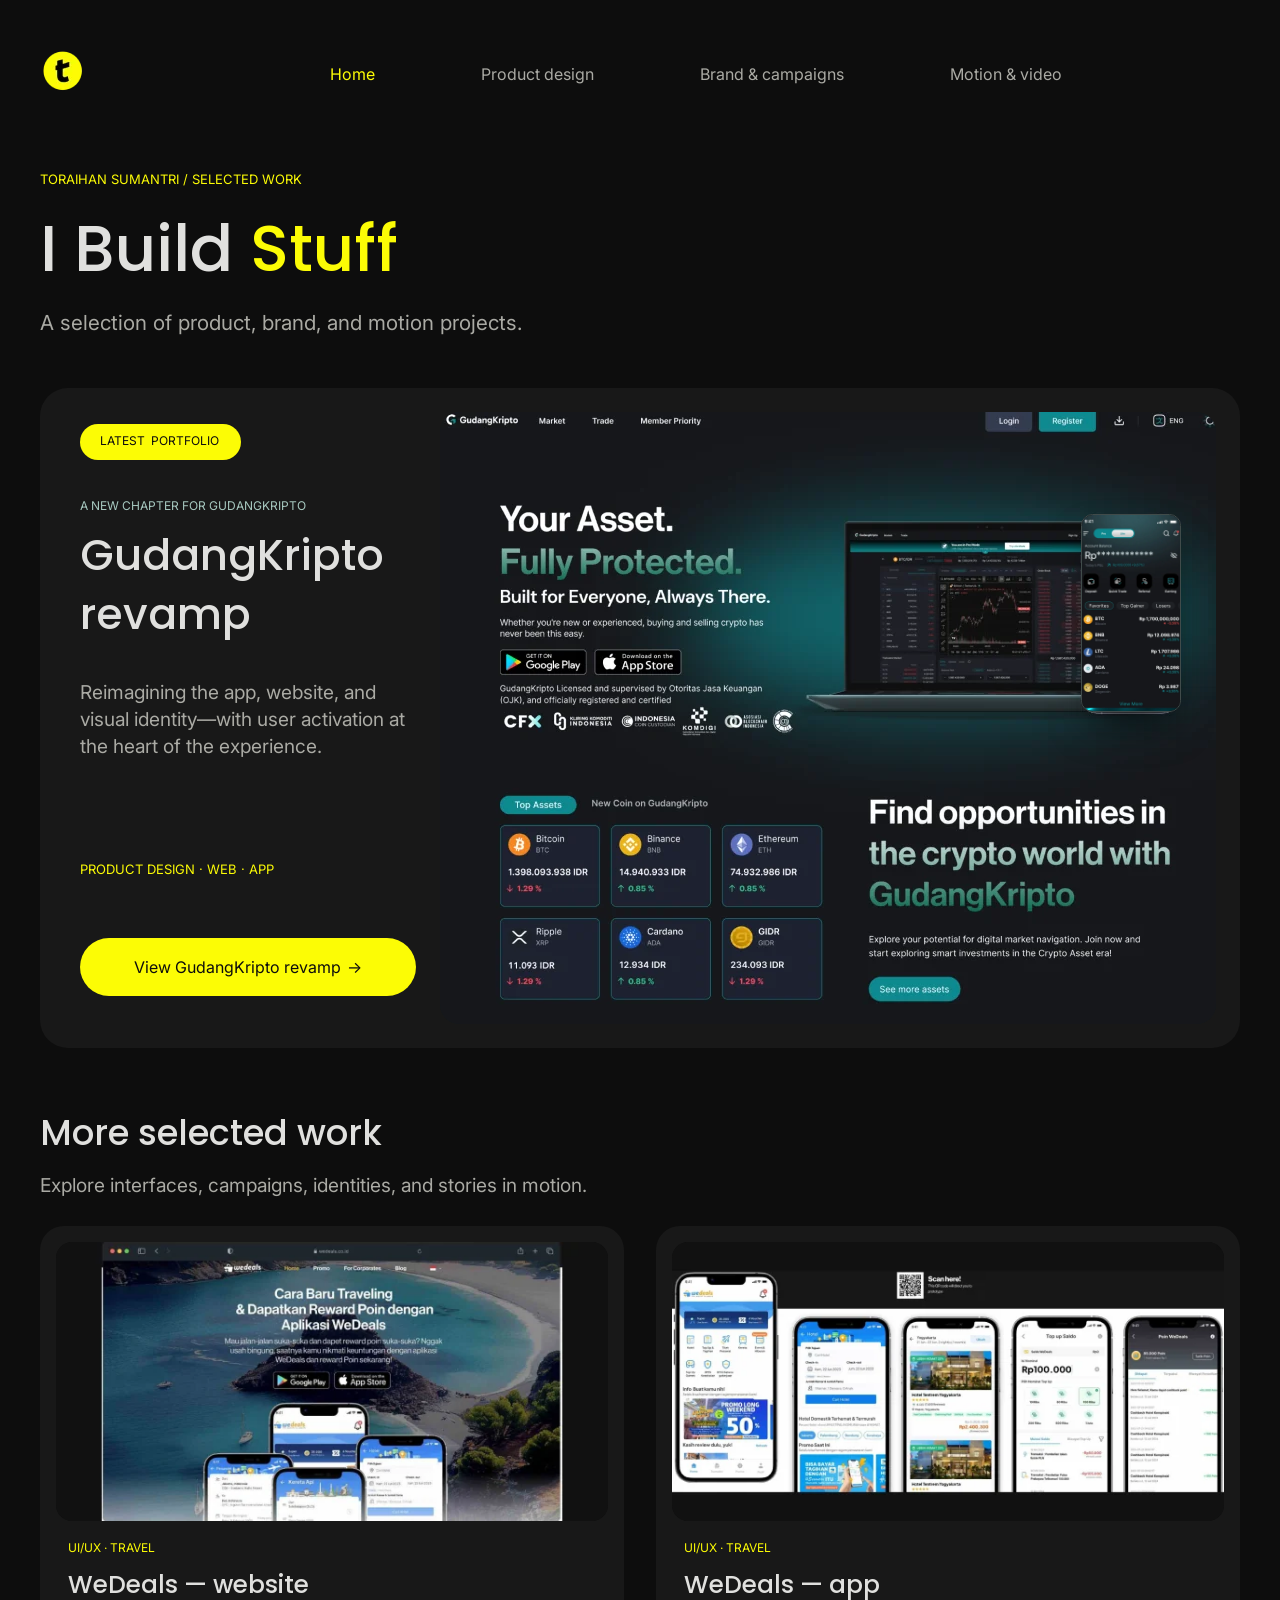
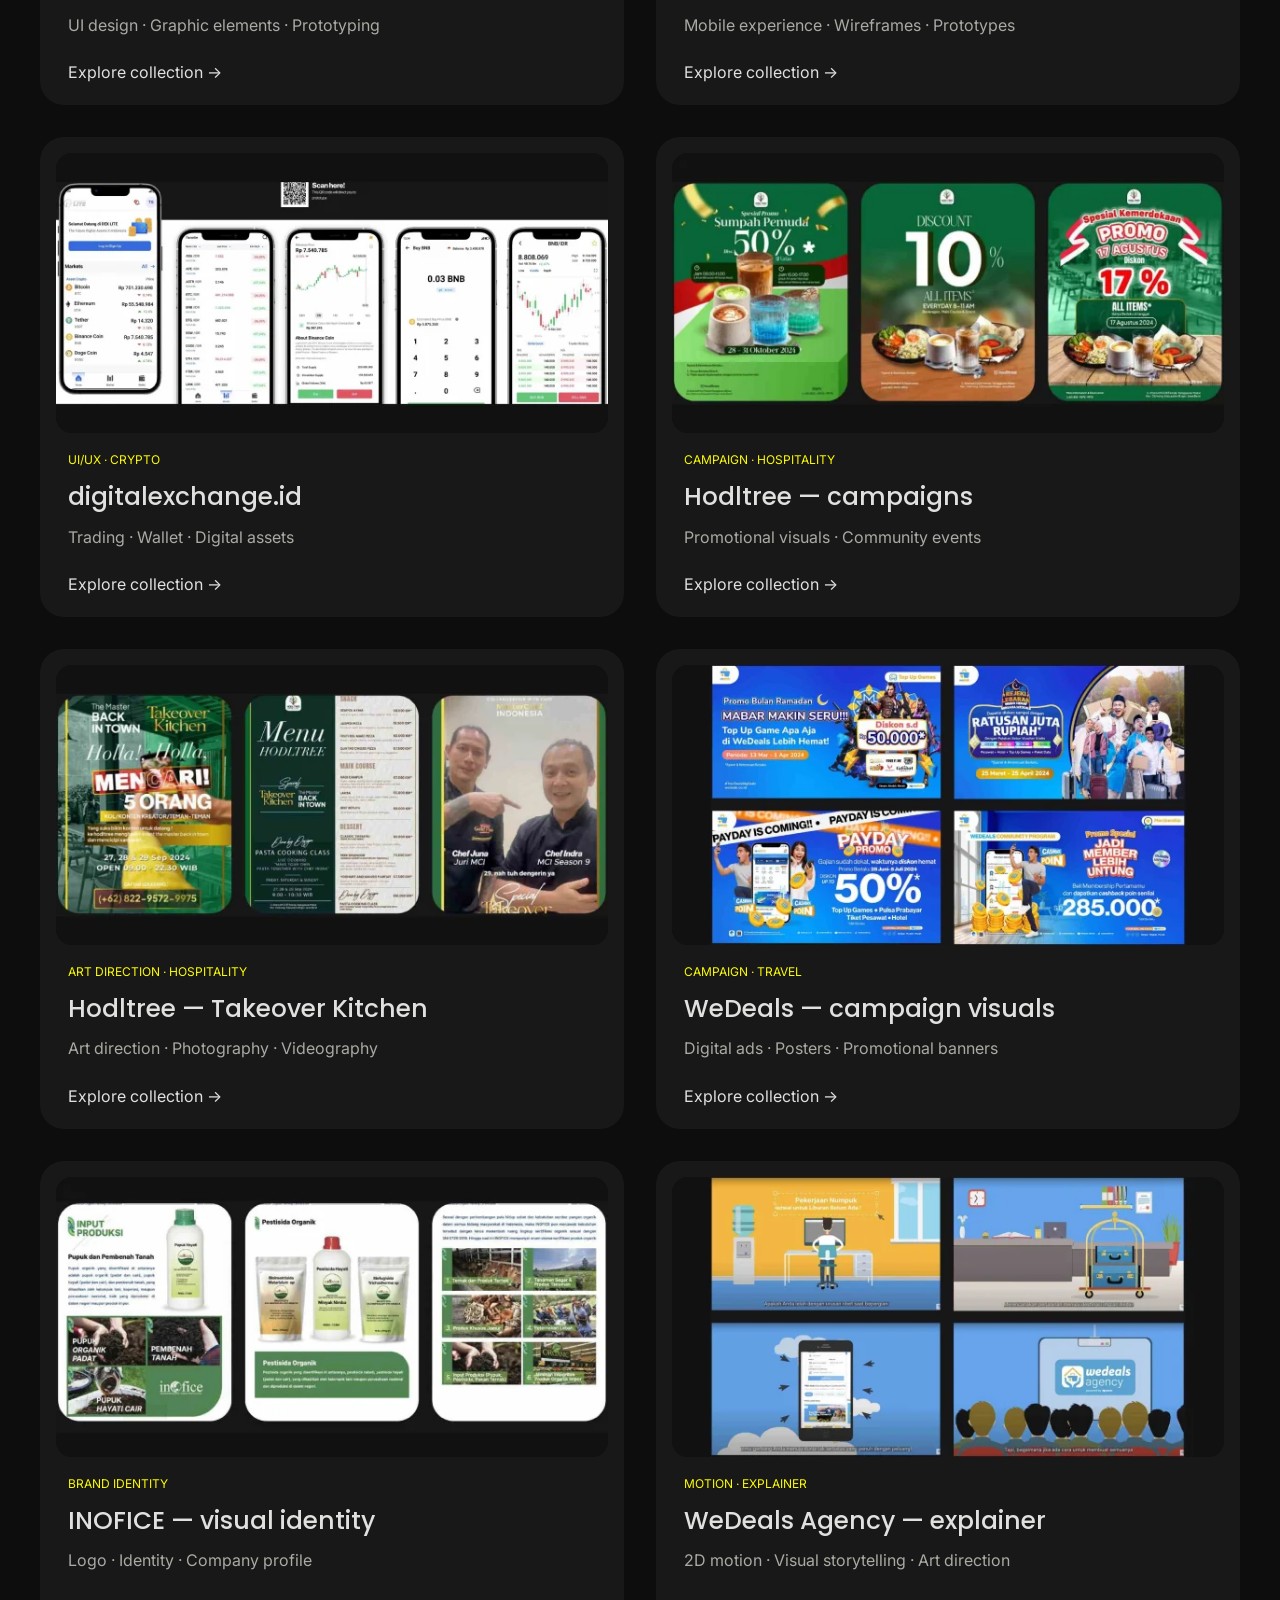
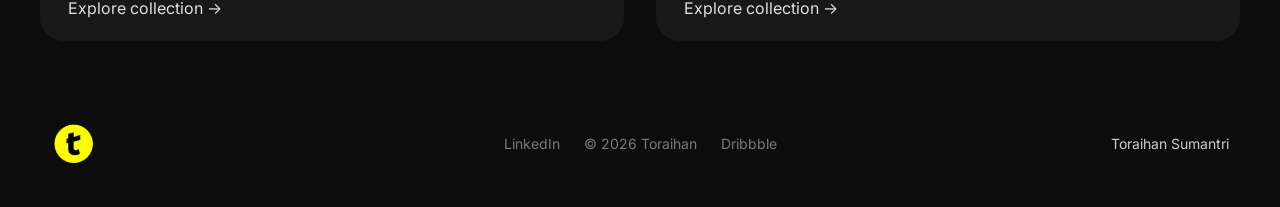
<file: index.html>
<!doctype html>
<html lang="en">
<head>
  <meta charset="utf-8">
  <meta name="viewport" content="width=device-width, initial-scale=1">
  <title>Toraihan Sumantri — Selected Work</title>
  <meta name="description" content="A selection of product, brand, and motion projects by Toraihan Sumantri.">
  <meta name="theme-color" content="#0d0d0d">
  <meta property="og:title" content="Toraihan Sumantri — I Build Stuff">
  <meta property="og:description" content="A selection of product, brand, and motion projects.">
  <meta property="og:image" content="https://torasuman.co/assets/img/gk-web-preview.webp">
  <meta property="og:url" content="https://torasuman.co/">
  <meta name="twitter:card" content="summary_large_image">
  <link rel="icon" href="/assets/img/logo.png">
  <link rel="preconnect" href="https://fonts.googleapis.com">
  <link rel="preconnect" href="https://fonts.gstatic.com" crossorigin>
  <link href="https://fonts.googleapis.com/css2?family=Inter:wght@400&family=Poppins:wght@500&display=swap" rel="stylesheet">
  <link rel="stylesheet" href="/assets/css/style.css">
  <script>document.documentElement.classList.add('js')</script>
  <script src="/assets/js/main.js" defer></script>
</head>
<body>
  <a class="skip-link" href="#main">Skip to content</a>
  <div class="progress" aria-hidden="true"></div>

  <header class="site-nav">
    <nav class="container site-nav__inner" aria-label="Main">
      <a class="site-nav__logo" href="/" aria-label="torasuman.co home"><img src="/assets/img/logo.webp" alt="" width="46" height="46"></a>
      <button class="nav-toggle" aria-label="Menu" aria-expanded="false" aria-controls="nav-links"><span></span><span></span><span></span></button>
      <ul class="site-nav__links" id="nav-links">
        <li><a href="/" aria-current="page">Home</a></li>
        <li><a href="/product-design/">Product design</a></li>
        <li><a href="/brand-campaigns/">Brand &amp; campaigns</a></li>
        <li><a href="/motion-video/">Motion &amp; video</a></li>
      </ul>
    </nav>
  </header>

  <main id="main">
    <section class="container intro">
      <p class="eyebrow" data-reveal>Toraihan Sumantri / Selected work</p>
      <h1 class="display" data-split>I Build <span class="hl hl--shimmer">Stuff</span></h1>
      <p class="lead" data-reveal style="--d:.35s">A selection of product, brand, and motion projects.</p>
    </section>

    <section class="container" aria-label="Featured project">
      <a class="featured" href="/gudangkripto/" data-reveal="scale" style="--d:.2s">
        <div class="featured__copy">
          <span class="pill-label">LATEST  PORTFOLIO</span>
          <p class="featured__kicker">A new chapter for GudangKripto</p>
          <h2 class="featured__title">GudangKripto<br>revamp</h2>
          <p class="featured__desc">Reimagining the app, website, and visual identity—with user activation at the heart of the experience.</p>
          <p class="featured__tags">PRODUCT DESIGN · WEB · APP</p>
          <span class="btn-primary">View GudangKripto revamp <span class="arrow">→</span></span>
        </div>
        <div class="featured__media">
          <img src="/assets/img/gk-web-preview.webp" alt="Revamped GudangKripto website" width="776" height="612">
          <div class="featured__phone"><img src="/assets/img/gk-app-after.webp" alt="Revamped GudangKripto app" width="440" height="820"></div>
        </div>
      </a>
    </section>

    <section class="container gallery" aria-labelledby="more-title">
      <div class="gallery__head">
        <h2 class="h2--36" id="more-title" data-split>More selected work</h2>
        <p class="lead" data-reveal style="--d:.2s">Explore interfaces, campaigns, identities, and stories in motion.</p>
      </div>

      <div class="grid-2">
        <article class="card" data-reveal>
          <div class="card__media"><img src="/assets/img/card-wedeals-web.webp" alt="WeDeals website preview" width="592" height="300" loading="lazy"></div>
          <div class="card__body">
            <p class="card__tag">UI/UX · Travel</p>
            <h3 class="card__title">WeDeals — website</h3>
            <p class="card__desc">UI design · Graphic elements · Prototyping</p>
            <p class="card__link">Explore collection <span class="arrow">→</span></p>
          </div>
          <a class="card__cover" href="/product-design/#wedeals-web" aria-label="Explore WeDeals website"></a>
        </article>

        <article class="card" data-reveal style="--d:.1s">
          <div class="card__media"><img src="/assets/img/card-wedeals-app.webp" alt="WeDeals app screens" width="592" height="300" loading="lazy"></div>
          <div class="card__body">
            <p class="card__tag">UI/UX · Travel</p>
            <h3 class="card__title">WeDeals — app</h3>
            <p class="card__desc">Mobile experience · Wireframes · Prototypes</p>
            <p class="card__link">Explore collection <span class="arrow">→</span></p>
          </div>
          <a class="card__cover" href="/product-design/#wedeals-app" aria-label="Explore WeDeals app"></a>
        </article>

        <article class="card" data-reveal>
          <div class="card__media"><img src="/assets/img/card-dex.webp" alt="digitalexchange.id app screens" width="592" height="300" loading="lazy"></div>
          <div class="card__body">
            <p class="card__tag">UI/UX · Crypto</p>
            <h3 class="card__title">digitalexchange.id</h3>
            <p class="card__desc">Trading · Wallet · Digital assets</p>
            <p class="card__link">Explore collection <span class="arrow">→</span></p>
          </div>
          <a class="card__cover" href="/product-design/#digitalexchange" aria-label="Explore digitalexchange.id"></a>
        </article>

        <article class="card" data-reveal style="--d:.1s">
          <div class="card__media"><img src="/assets/img/card-hodltree.webp" alt="Hodltree campaign posters" width="592" height="300" loading="lazy"></div>
          <div class="card__body">
            <p class="card__tag">Campaign · Hospitality</p>
            <h3 class="card__title">Hodltree — campaigns</h3>
            <p class="card__desc">Promotional visuals · Community events</p>
            <p class="card__link">Explore collection <span class="arrow">→</span></p>
          </div>
          <a class="card__cover" href="/brand-campaigns/#hodltree" aria-label="Explore Hodltree campaigns"></a>
        </article>

        <article class="card" data-reveal>
          <div class="card__media"><img src="/assets/img/card-takeover.webp" alt="Hodltree Takeover Kitchen visuals" width="592" height="300" loading="lazy"></div>
          <div class="card__body">
            <p class="card__tag">Art direction · Hospitality</p>
            <h3 class="card__title">Hodltree — Takeover Kitchen</h3>
            <p class="card__desc">Art direction · Photography · Videography</p>
            <p class="card__link">Explore collection <span class="arrow">→</span></p>
          </div>
          <a class="card__cover" href="/brand-campaigns/#takeover-kitchen" aria-label="Explore Hodltree Takeover Kitchen"></a>
        </article>

        <article class="card" data-reveal style="--d:.1s">
          <div class="card__media"><img src="/assets/img/card-wedeals-campaign.webp" alt="WeDeals campaign banners" width="592" height="300" loading="lazy"></div>
          <div class="card__body">
            <p class="card__tag">Campaign · Travel</p>
            <h3 class="card__title">WeDeals — campaign visuals</h3>
            <p class="card__desc">Digital ads · Posters · Promotional banners</p>
            <p class="card__link">Explore collection <span class="arrow">→</span></p>
          </div>
          <a class="card__cover" href="/brand-campaigns/#wedeals-promotions" aria-label="Explore WeDeals campaign visuals"></a>
        </article>

        <article class="card" data-reveal>
          <div class="card__media"><img src="/assets/img/card-inofice.webp" alt="INOFICE company profile spreads" width="592" height="300" loading="lazy"></div>
          <div class="card__body">
            <p class="card__tag">Brand identity</p>
            <h3 class="card__title">INOFICE — visual identity</h3>
            <p class="card__desc">Logo · Identity · Company profile</p>
            <p class="card__link">Explore collection <span class="arrow">→</span></p>
          </div>
          <a class="card__cover" href="/brand-campaigns/#inofice" aria-label="Explore INOFICE visual identity"></a>
        </article>

        <article class="card" data-reveal style="--d:.1s">
          <div class="card__media"><img src="/assets/img/card-motion.webp" alt="Frames from the WeDeals Agency explainer" width="592" height="300" loading="lazy"></div>
          <div class="card__body">
            <p class="card__tag">Motion · Explainer</p>
            <h3 class="card__title">WeDeals Agency — explainer</h3>
            <p class="card__desc">2D motion · Visual storytelling · Art direction</p>
            <p class="card__link">Explore collection <span class="arrow">→</span></p>
          </div>
          <a class="card__cover" href="/motion-video/" aria-label="Explore WeDeals Agency explainer"></a>
        </article>
      </div>
    </section>
  </main>

  <footer class="site-footer">
    <div class="container site-footer__inner" data-reveal="fade">
      <a class="site-footer__logo" href="/" aria-label="torasuman.co home"><img src="/assets/img/logo.webp" alt="" width="46" height="46" loading="lazy"></a>
      <ul class="site-footer__links">
        <li><a href="https://www.linkedin.com/in/torasuman/" target="_blank" rel="noopener">LinkedIn</a></li>
        <li><span>© 2026 Toraihan</span></li>
        <li><a href="https://dribbble.com/torasuman" target="_blank" rel="noopener">Dribbble</a></li>
      </ul>
      <p class="site-footer__name">Toraihan Sumantri</p>
    </div>
  </footer>
</body>
</html>
</file>
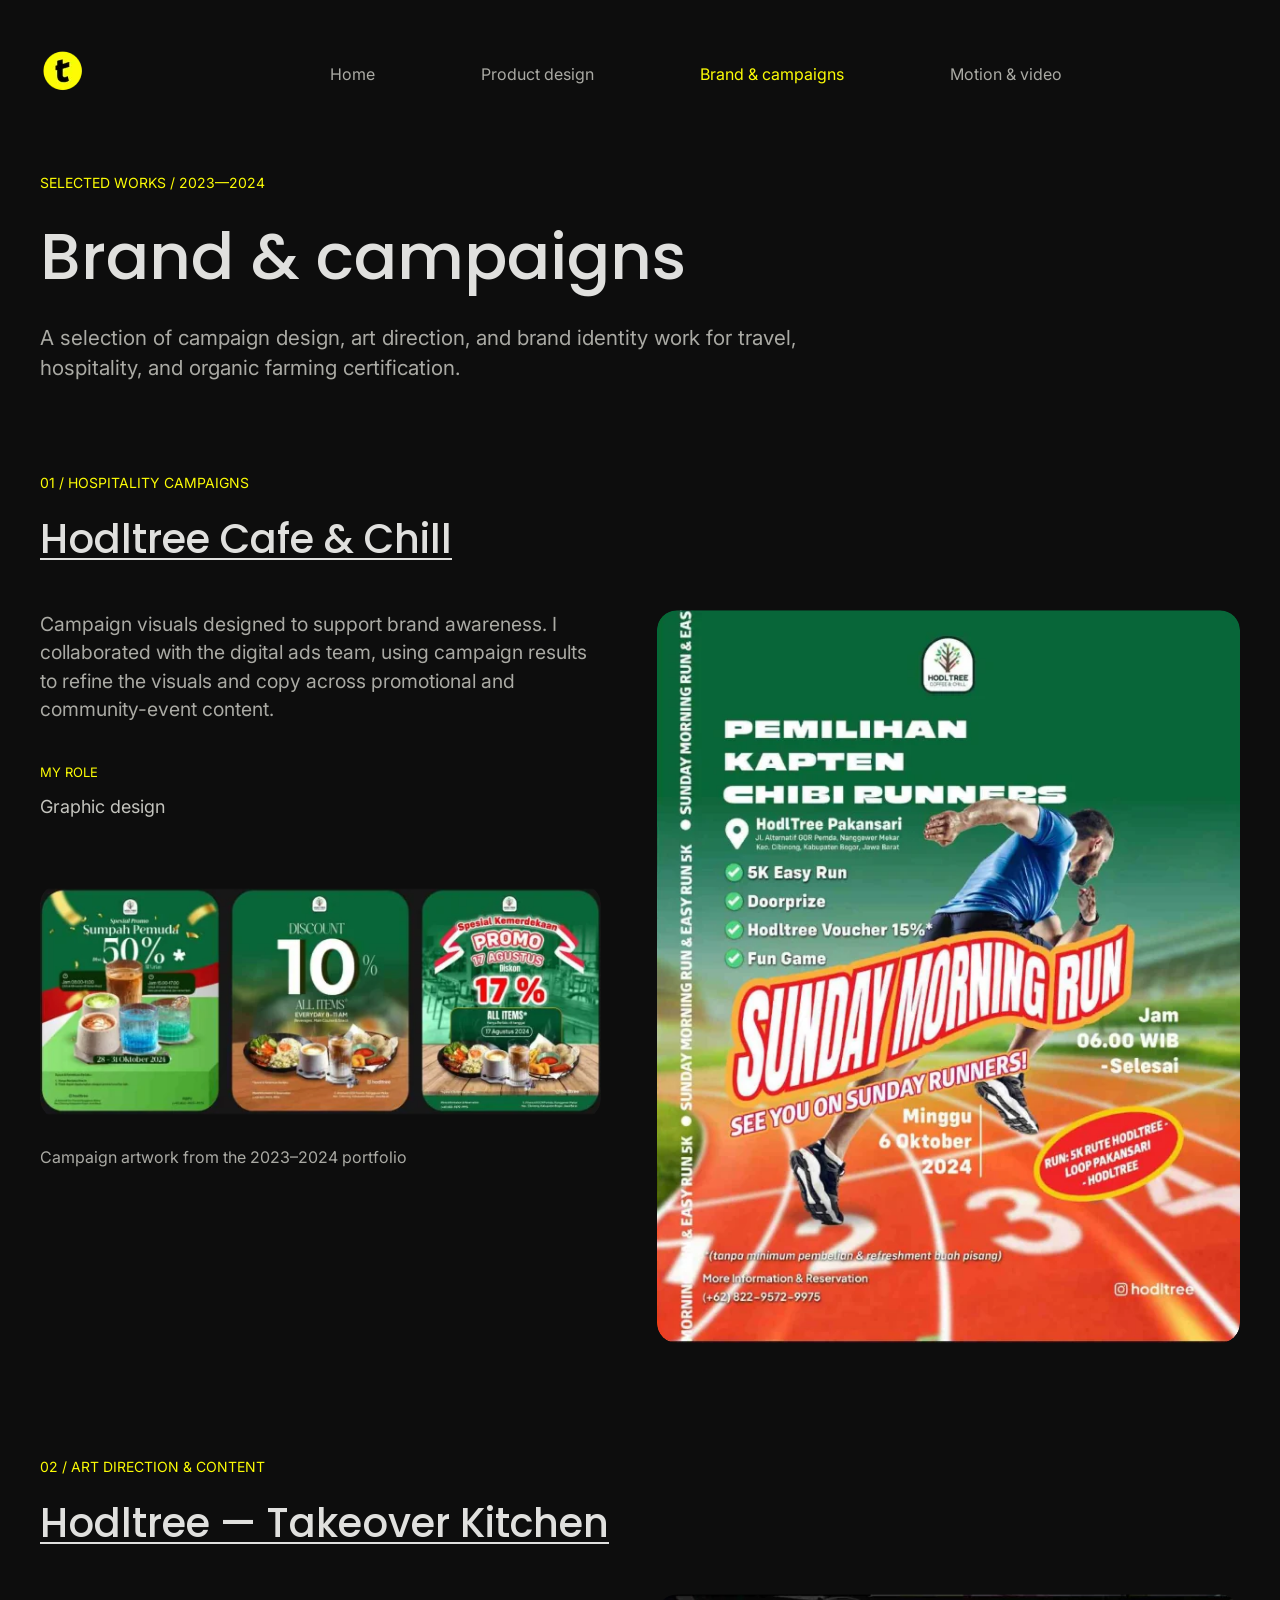
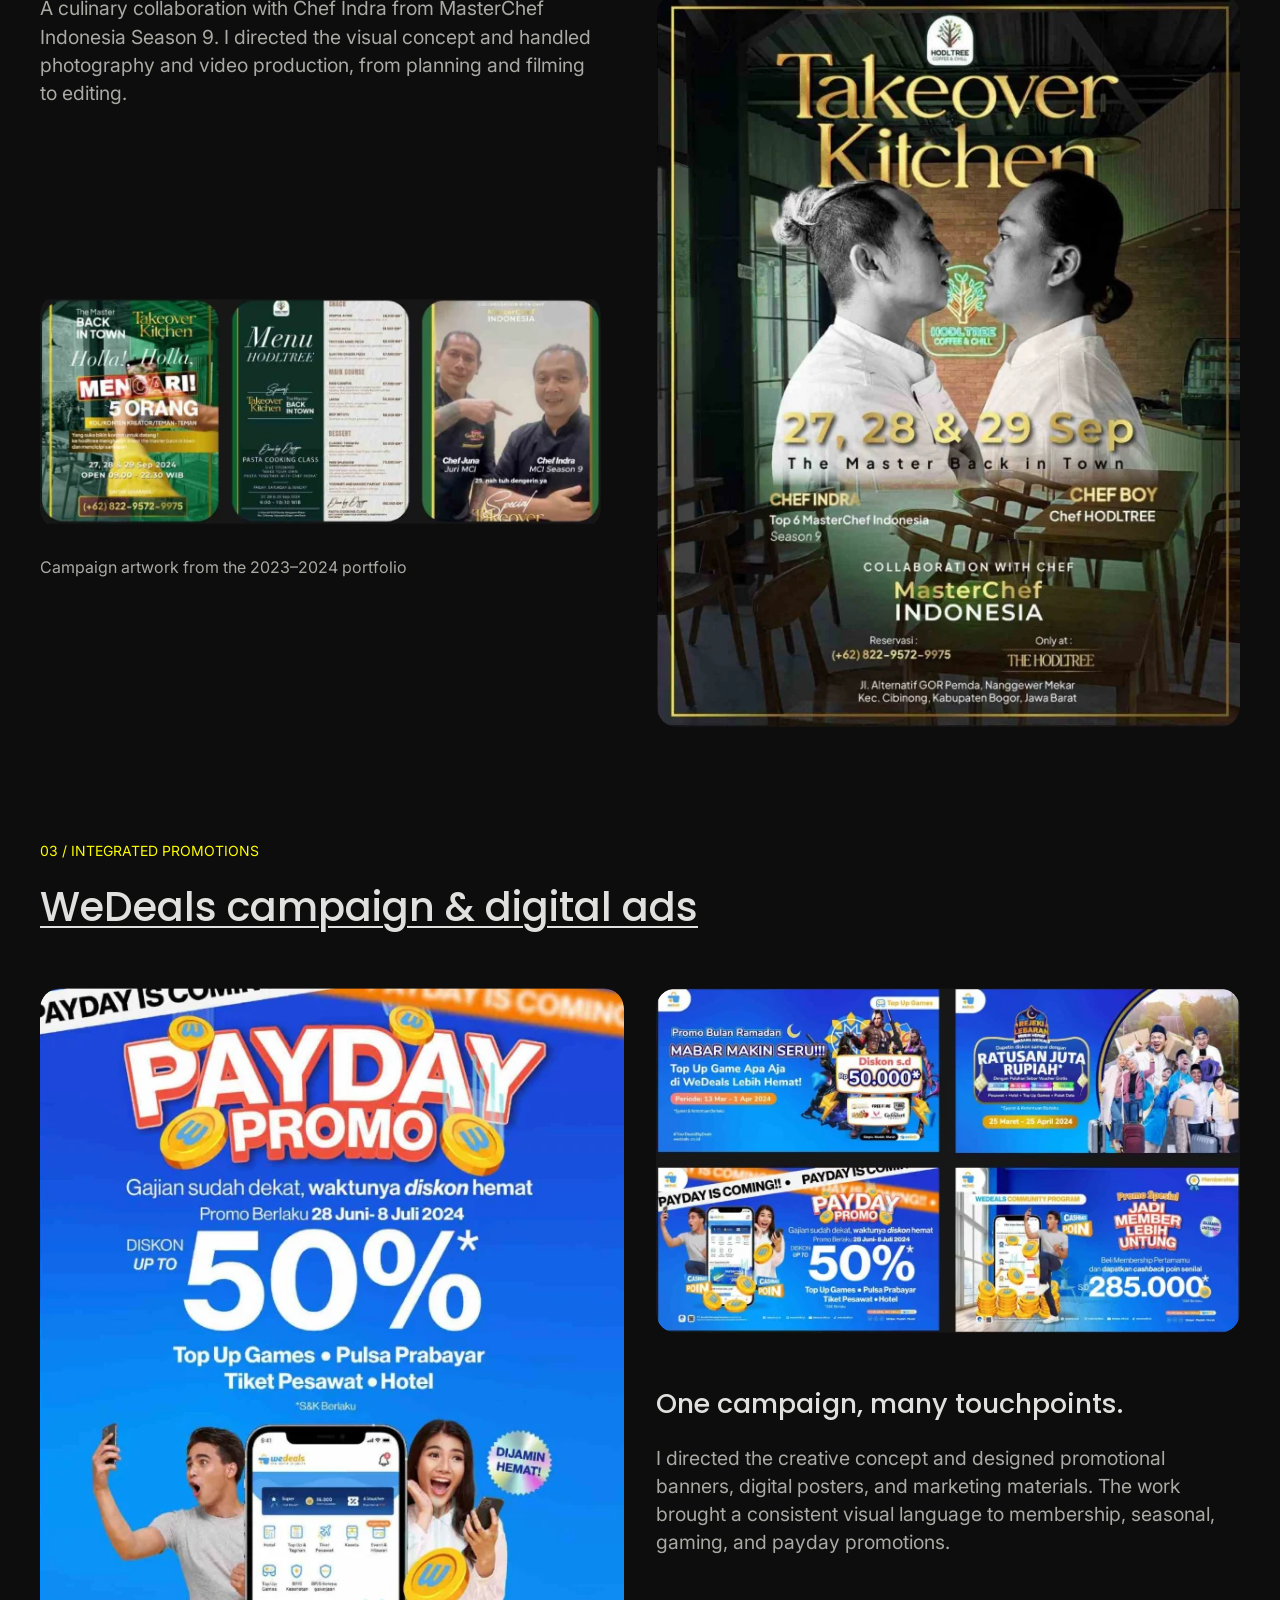
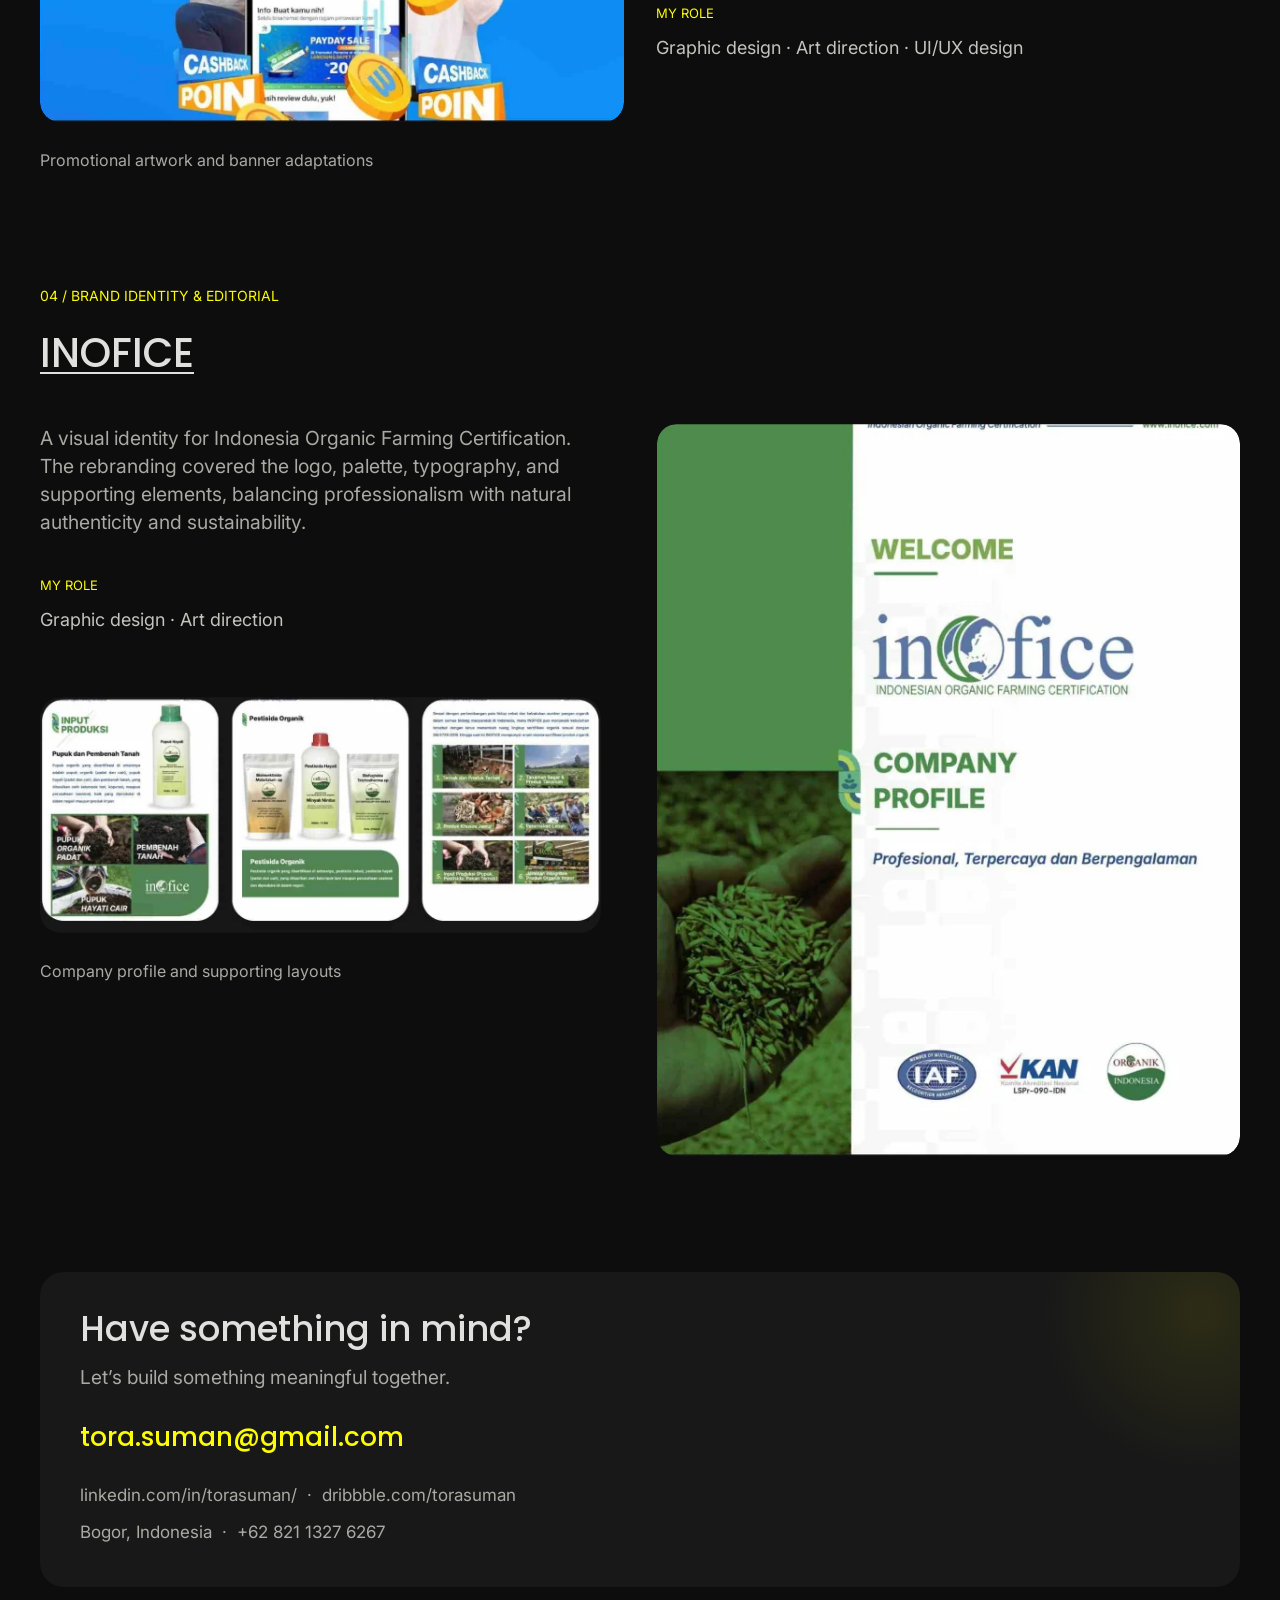
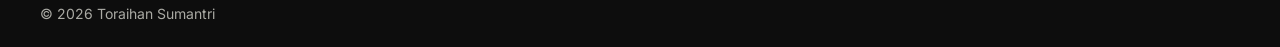
<file: brand-campaigns/index.html>
<!doctype html>
<html lang="en">
<head>
  <meta charset="utf-8">
  <meta name="viewport" content="width=device-width, initial-scale=1">
  <title>Brand &amp; campaigns — Toraihan Sumantri</title>
  <meta name="description" content="Campaign design, art direction, and brand identity work for travel, hospitality, and organic farming certification.">
  <meta name="theme-color" content="#0d0d0d">
  <meta property="og:title" content="Brand &amp; campaigns — Toraihan Sumantri">
  <meta property="og:image" content="https://torasuman.co/assets/img/wedeals-banners.webp">
  <link rel="icon" href="/assets/img/logo.png">
  <link rel="preconnect" href="https://fonts.googleapis.com">
  <link rel="preconnect" href="https://fonts.gstatic.com" crossorigin>
  <link href="https://fonts.googleapis.com/css2?family=Inter:wght@400&family=Poppins:wght@500&display=swap" rel="stylesheet">
  <link rel="stylesheet" href="/assets/css/style.css">
  <script>document.documentElement.classList.add('js')</script>
  <script src="/assets/js/main.js" defer></script>
</head>
<body>
  <a class="skip-link" href="#main">Skip to content</a>
  <div class="progress" aria-hidden="true"></div>

  <header class="site-nav">
    <nav class="container site-nav__inner" aria-label="Main">
      <a class="site-nav__logo" href="/" aria-label="torasuman.co home"><img src="/assets/img/logo.webp" alt="" width="46" height="46"></a>
      <button class="nav-toggle" aria-label="Menu" aria-expanded="false" aria-controls="nav-links"><span></span><span></span><span></span></button>
      <ul class="site-nav__links" id="nav-links">
        <li><a href="/">Home</a></li>
        <li><a href="/product-design/">Product design</a></li>
        <li><a href="/brand-campaigns/" aria-current="page">Brand &amp; campaigns</a></li>
        <li><a href="/motion-video/">Motion &amp; video</a></li>
      </ul>
    </nav>
  </header>

  <main id="main">
    <section class="container page-hero">
      <p class="eyebrow" data-reveal>Selected works / 2023—2024</p>
      <h1 class="display" data-split>Brand &amp; campaigns</h1>
      <p class="lead" data-reveal style="--d:.3s">A selection of campaign design, art direction, and brand identity work for travel, hospitality, and organic farming certification.</p>
    </section>

    <section class="container project" id="hodltree">
      <div class="project__head">
        <p class="eyebrow" data-reveal>01 / Hospitality campaigns</p>
        <h2 class="h2"><a class="u-link" href="https://www.instagram.com/explore/locations/233071963232923/hodl-tree-pakansari/?hl=en" target="_blank" rel="noopener">Hodltree Cafe &amp; Chill</a></h2>
      </div>
      <div class="split">
        <div class="split__text">
          <p class="body-lg" data-reveal>Campaign visuals designed to support brand awareness. I collaborated with the digital ads team, using campaign results to refine the visuals and copy across promotional and community-event content.</p>
          <div class="split__role" data-reveal>
            <p class="role-label">My role</p>
            <p class="role">Graphic design</p>
          </div>
          <div class="split__small">
            <div class="media" data-reveal="media"><img src="/assets/img/hodltree-promos.webp" alt="Hodltree promotional posters" width="600" height="252" loading="lazy"></div>
            <p class="caption" data-reveal>Campaign artwork from the 2023–2024 portfolio</p>
          </div>
        </div>
        <div class="split__tall media" data-reveal="media" style="--d:.15s"><img src="/assets/img/hodltree-run.webp" alt="Hodltree Sunday Morning Run poster" width="624" height="784" loading="lazy"></div>
      </div>
    </section>

    <section class="container project" id="takeover-kitchen">
      <div class="project__head">
        <p class="eyebrow" data-reveal>02 / Art direction &amp; content</p>
        <h2 class="h2"><a class="u-link" href="https://www.instagram.com/p/DAIf_SRSYG6/?hl=en" target="_blank" rel="noopener">Hodltree — Takeover Kitchen</a></h2>
      </div>
      <div class="split">
        <div class="split__text">
          <p class="body-lg" data-reveal>A culinary collaboration with Chef Indra from MasterChef Indonesia Season 9. I directed the visual concept and handled photography and video production, from planning and filming to editing.</p>
          <div class="split__role" data-reveal>
            <p class="role-label">My role</p>
            <p class="role">Graphic design · Videography<br>Art direction · Photography</p>
          </div>
          <div class="split__small">
            <div class="media" data-reveal="media"><img src="/assets/img/takeover-promos.webp" alt="Takeover Kitchen promo, menu, and video stills" width="600" height="252" loading="lazy"></div>
            <p class="caption" data-reveal>Campaign artwork from the 2023–2024 portfolio</p>
          </div>
        </div>
        <div class="split__tall media" data-reveal="media" style="--d:.15s"><img src="/assets/img/takeover-poster.webp" alt="Takeover Kitchen event poster" width="624" height="784" loading="lazy"></div>
      </div>
    </section>

    <section class="container project" id="wedeals-promotions">
      <div class="project__head">
        <p class="eyebrow" data-reveal>03 / Integrated promotions</p>
        <h2 class="h2"><a class="u-link" href="https://www.instagram.com/p/C8voh3xyIso/?hl=en" target="_blank" rel="noopener">WeDeals campaign &amp; digital ads</a></h2>
      </div>
      <div class="split split--even">
        <div class="media" data-reveal="media"><img src="/assets/img/wedeals-campaign.webp" alt="WeDeals Payday Promo poster" width="624" height="784" loading="lazy"></div>
        <div class="split__aside">
          <div class="media" data-reveal="media" style="--d:.15s"><img src="/assets/img/wedeals-banners.webp" alt="WeDeals promotional banner adaptations" width="624" height="368" loading="lazy"></div>
          <h3 class="h3" data-split>One campaign, many touchpoints.</h3>
          <p class="body-lg" data-reveal>I directed the creative concept and designed promotional banners, digital posters, and marketing materials. The work brought a consistent visual language to membership, seasonal, gaming, and payday promotions.</p>
          <div class="split__role" data-reveal>
            <p class="role-label">My role</p>
            <p class="role">Graphic design · Art direction · UI/UX design</p>
          </div>
        </div>
      </div>
      <p class="caption" data-reveal>Promotional artwork and banner adaptations</p>
    </section>

    <section class="container project" id="inofice">
      <div class="project__head">
        <p class="eyebrow" data-reveal>04 / Brand identity &amp; editorial</p>
        <h2 class="h2"><a class="u-link" href="https://inofice.com/tentang-kami" target="_blank" rel="noopener">INOFICE</a></h2>
      </div>
      <div class="split">
        <div class="split__text">
          <p class="body-lg" data-reveal>A visual identity for Indonesia Organic Farming Certification. The rebranding covered the logo, palette, typography, and supporting elements, balancing professionalism with natural authenticity and sustainability.</p>
          <div class="split__role" data-reveal>
            <p class="role-label">My role</p>
            <p class="role">Graphic design · Art direction</p>
          </div>
          <div class="split__small">
            <div class="media" data-reveal="media"><img src="/assets/img/inofice-layouts.webp" alt="INOFICE company profile layouts" width="600" height="252" loading="lazy"></div>
            <p class="caption" data-reveal>Company profile and supporting layouts</p>
          </div>
        </div>
        <div class="split__tall media" data-reveal="media" style="--d:.15s"><img src="/assets/img/inofice-profile.webp" alt="INOFICE company profile cover" width="624" height="784" loading="lazy"></div>
      </div>
    </section>

    <section class="container contact" aria-label="Contact">
      <div class="contact__card" data-reveal="scale">
        <h2 class="contact__title">Have something in mind?</h2>
        <p class="contact__sub">Let’s build something meaningful together.</p>
        <a class="contact__email" href="mailto:tora.suman@gmail.com">tora.suman@gmail.com</a>
        <p class="contact__meta"><a href="https://www.linkedin.com/in/torasuman/" target="_blank" rel="noopener">linkedin.com/in/torasuman/</a><span class="sep">  ·  </span><a href="https://dribbble.com/torasuman" target="_blank" rel="noopener">dribbble.com/torasuman</a></p>
        <p class="contact__meta">Bogor, Indonesia<span class="sep">  ·  </span><a href="tel:+6282113276267">+62 821 1327 6267</a></p>
      </div>
      <p class="copyright">© 2026 Toraihan Sumantri</p>
    </section>
  </main>
</body>
</html>
</file>
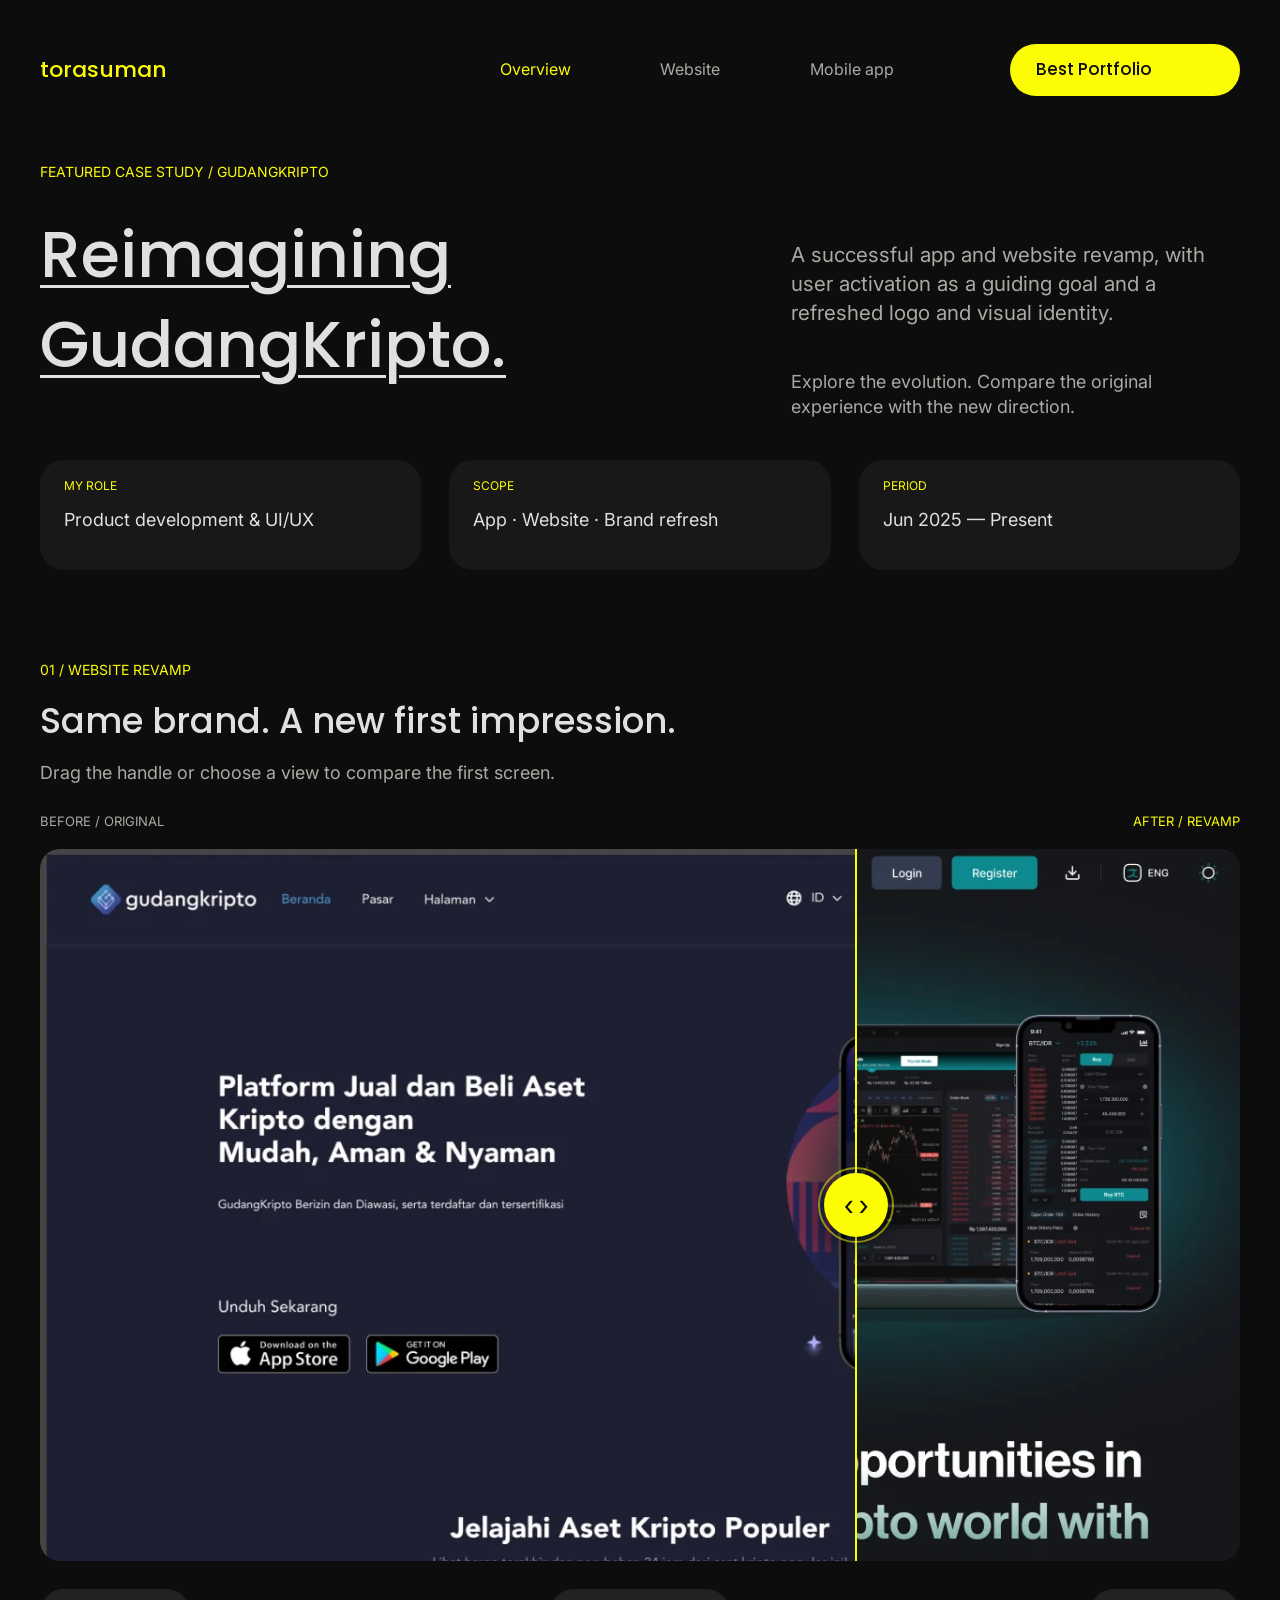
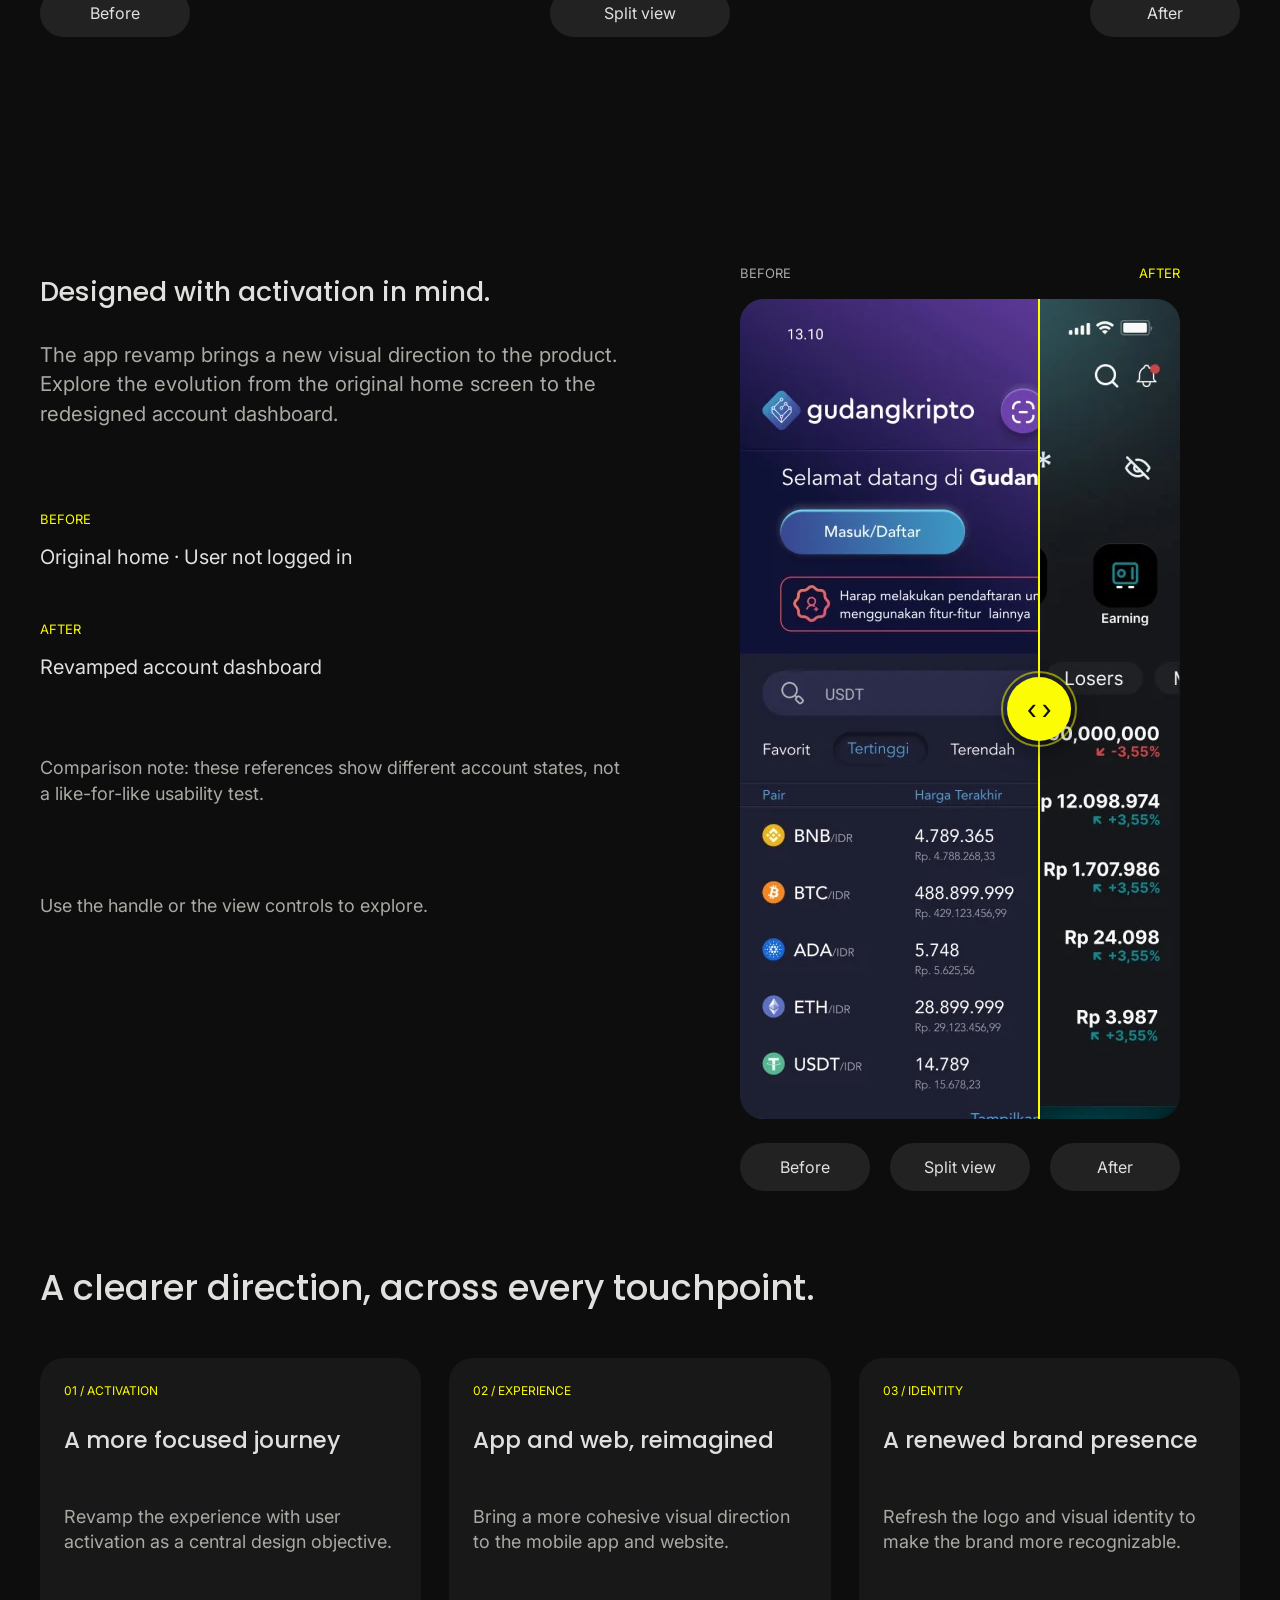
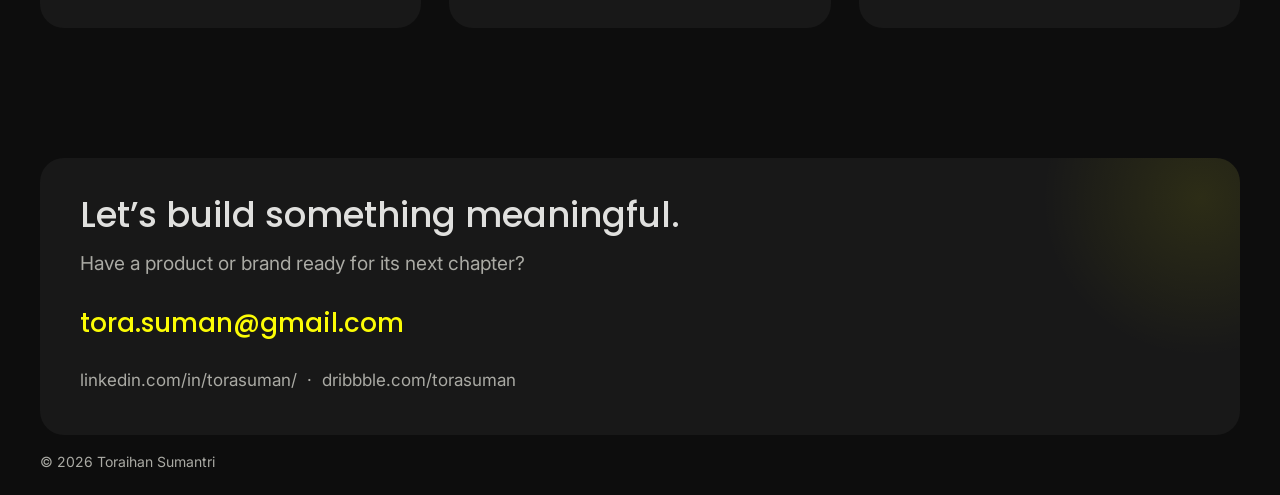
<file: gudangkripto/index.html>
<!doctype html>
<html lang="en">
<head>
  <meta charset="utf-8">
  <meta name="viewport" content="width=device-width, initial-scale=1">
  <title>Reimagining GudangKripto — Case study — Toraihan Sumantri</title>
  <meta name="description" content="A successful app and website revamp, with user activation as a guiding goal and a refreshed logo and visual identity.">
  <meta name="theme-color" content="#0d0d0d">
  <meta property="og:title" content="Reimagining GudangKripto — Case study">
  <meta property="og:image" content="https://torasuman.co/assets/img/gk-web-after.webp">
  <link rel="icon" href="/assets/img/logo.png">
  <link rel="preconnect" href="https://fonts.googleapis.com">
  <link rel="preconnect" href="https://fonts.gstatic.com" crossorigin>
  <link href="https://fonts.googleapis.com/css2?family=Inter:wght@400&family=Poppins:wght@500&display=swap" rel="stylesheet">
  <link rel="stylesheet" href="/assets/css/style.css">
  <script>document.documentElement.classList.add('js')</script>
  <script src="/assets/js/main.js" defer></script>
</head>
<body>
  <a class="skip-link" href="#main">Skip to content</a>
  <div class="progress" aria-hidden="true"></div>

  <header class="site-nav cs-nav">
    <nav class="container site-nav__inner" aria-label="Case study">
      <a class="cs-brand" href="/">torasuman</a>
      <ul class="cs-links">
        <li><a href="#overview">Overview</a></li>
        <li><a href="#website">Website</a></li>
        <li><a href="#app">Mobile app</a></li>
      </ul>
      <a class="pill-btn" href="/">Best Portfolio</a>
    </nav>
  </header>

  <main id="main">
    <section class="container cs-overview" id="overview">
      <p class="eyebrow" data-reveal>Featured case study / GudangKripto</p>
      <div class="cs-overview__top">
        <h1 class="display cs-overview__title"><a class="u-link" href="https://gudangkripto.id/" target="_blank" rel="noopener" data-split>Reimagining<br>GudangKripto.</a></h1>
        <div class="cs-overview__aside">
          <p class="lead" data-reveal style="--d:.3s">A successful app and website revamp, with user activation as a guiding goal and a refreshed logo and visual identity.</p>
          <p data-reveal style="--d:.4s">Explore the evolution. Compare the original experience with the new direction.</p>
        </div>
      </div>
      <div class="info-grid">
        <div class="info" data-reveal><p class="info__k">MY ROLE</p><p class="info__v">Product development &amp; UI/UX</p></div>
        <div class="info" data-reveal style="--d:.1s"><p class="info__k">SCOPE</p><p class="info__v">App · Website · Brand refresh</p></div>
        <div class="info" data-reveal style="--d:.2s"><p class="info__k">PERIOD</p><p class="info__v">Jun 2025 — Present</p></div>
      </div>
    </section>

    <section class="container cs-section" id="website">
      <p class="eyebrow" data-reveal>01 / Website revamp</p>
      <h2 class="h2--36" data-split>Same brand. A new first impression.</h2>
      <p class="cs-section__sub" data-reveal>Drag the handle or choose a view to compare the first screen.</p>

      <div class="compare" data-reveal="scale">
        <div class="compare__labels"><span>BEFORE / ORIGINAL</span><span>AFTER / REVAMP</span></div>
        <div class="compare__viewport">
          <img class="compare__img" src="/assets/img/gk-web-after.webp" alt="Revamped GudangKripto website" width="1280" height="760" loading="lazy">
          <img class="compare__img compare__before" src="/assets/img/gk-web-before.webp" alt="Original GudangKripto website" width="1280" height="760" loading="lazy">
          <div class="compare__divider"></div>
          <div class="compare__handle" role="slider" tabindex="0" aria-label="Reveal original website" aria-valuemin="0" aria-valuemax="100" aria-valuenow="50">‹›</div>
        </div>
        <div class="compare__controls">
          <button class="compare__btn" data-pos="100" aria-pressed="false">Before</button>
          <button class="compare__btn compare__btn--split" data-pos="50" aria-pressed="true">Split view</button>
          <button class="compare__btn" data-pos="0" aria-pressed="false">After</button>
        </div>
      </div>
    </section>

    <section class="container cs-section" id="app">
      <p class="eyebrow" data-reveal>02 / App revamp</p>
      <h2 class="h2--36" data-split>A refreshed mobile experience.</h2>

      <div class="cs-app">
        <div class="cs-app__text">
          <h3 class="h3" data-reveal>Designed with activation in mind.</h3>
          <p class="body-lg" data-reveal>The app revamp brings a new visual direction to the product. Explore the evolution from the original home screen to the redesigned account dashboard.</p>
          <div class="cs-app__state" data-reveal><p class="role-label">Before</p><p>Original home · User not logged in</p></div>
          <div class="cs-app__state" data-reveal><p class="role-label">After</p><p>Revamped account dashboard</p></div>
          <p class="cs-app__note" data-reveal>Comparison note: these references show different account states, not a like-for-like usability test.</p>
          <p class="cs-app__hint" data-reveal>Use the handle or the view controls to explore.</p>
        </div>

        <div class="compare compare--app" data-reveal="scale" style="--d:.15s">
          <div class="compare__labels"><span>BEFORE</span><span>AFTER</span></div>
          <div class="compare__viewport">
            <img class="compare__img" src="/assets/img/gk-app-after.webp" alt="Revamped GudangKripto app dashboard" width="440" height="820" loading="lazy">
            <img class="compare__img compare__before" src="/assets/img/gk-app-before.webp" alt="Original GudangKripto app home" width="440" height="820" loading="lazy">
            <div class="compare__divider"></div>
            <div class="compare__handle" role="slider" tabindex="0" aria-label="Reveal original app" aria-valuemin="0" aria-valuemax="100" aria-valuenow="50">‹›</div>
          </div>
          <div class="compare__controls">
            <button class="compare__btn" data-pos="100" aria-pressed="false">Before</button>
            <button class="compare__btn compare__btn--split" data-pos="50" aria-pressed="true">Split view</button>
            <button class="compare__btn" data-pos="0" aria-pressed="false">After</button>
          </div>
        </div>
      </div>
    </section>

    <section class="container intent" aria-labelledby="intent-title">
      <h2 class="h2--36" id="intent-title" data-split>A clearer direction, across every touchpoint.</h2>
      <div class="intent__grid">
        <article class="intent__card" data-reveal>
          <p class="eyebrow">01 / Activation</p>
          <h3>A more focused journey</h3>
          <p>Revamp the experience with user activation as a central design objective.</p>
        </article>
        <article class="intent__card" data-reveal style="--d:.1s">
          <p class="eyebrow">02 / Experience</p>
          <h3>App and web, reimagined</h3>
          <p>Bring a more cohesive visual direction to the mobile app and website.</p>
        </article>
        <article class="intent__card" data-reveal style="--d:.2s">
          <p class="eyebrow">03 / Identity</p>
          <h3>A renewed brand presence</h3>
          <p>Refresh the logo and visual identity to make the brand more recognizable.</p>
        </article>
      </div>
    </section>

    <section class="container contact" aria-label="Contact">
      <div class="contact__card" data-reveal="scale">
        <h2 class="contact__title">Let’s build something meaningful.</h2>
        <p class="contact__sub">Have a product or brand ready for its next chapter?</p>
        <a class="contact__email" href="mailto:tora.suman@gmail.com">tora.suman@gmail.com</a>
        <p class="contact__meta"><a href="https://www.linkedin.com/in/torasuman/" target="_blank" rel="noopener">linkedin.com/in/torasuman/</a><span class="sep">  ·  </span><a href="https://dribbble.com/torasuman" target="_blank" rel="noopener">dribbble.com/torasuman</a></p>
      </div>
      <p class="copyright">© 2026 Toraihan Sumantri</p>
    </section>
  </main>
</body>
</html>
</file>
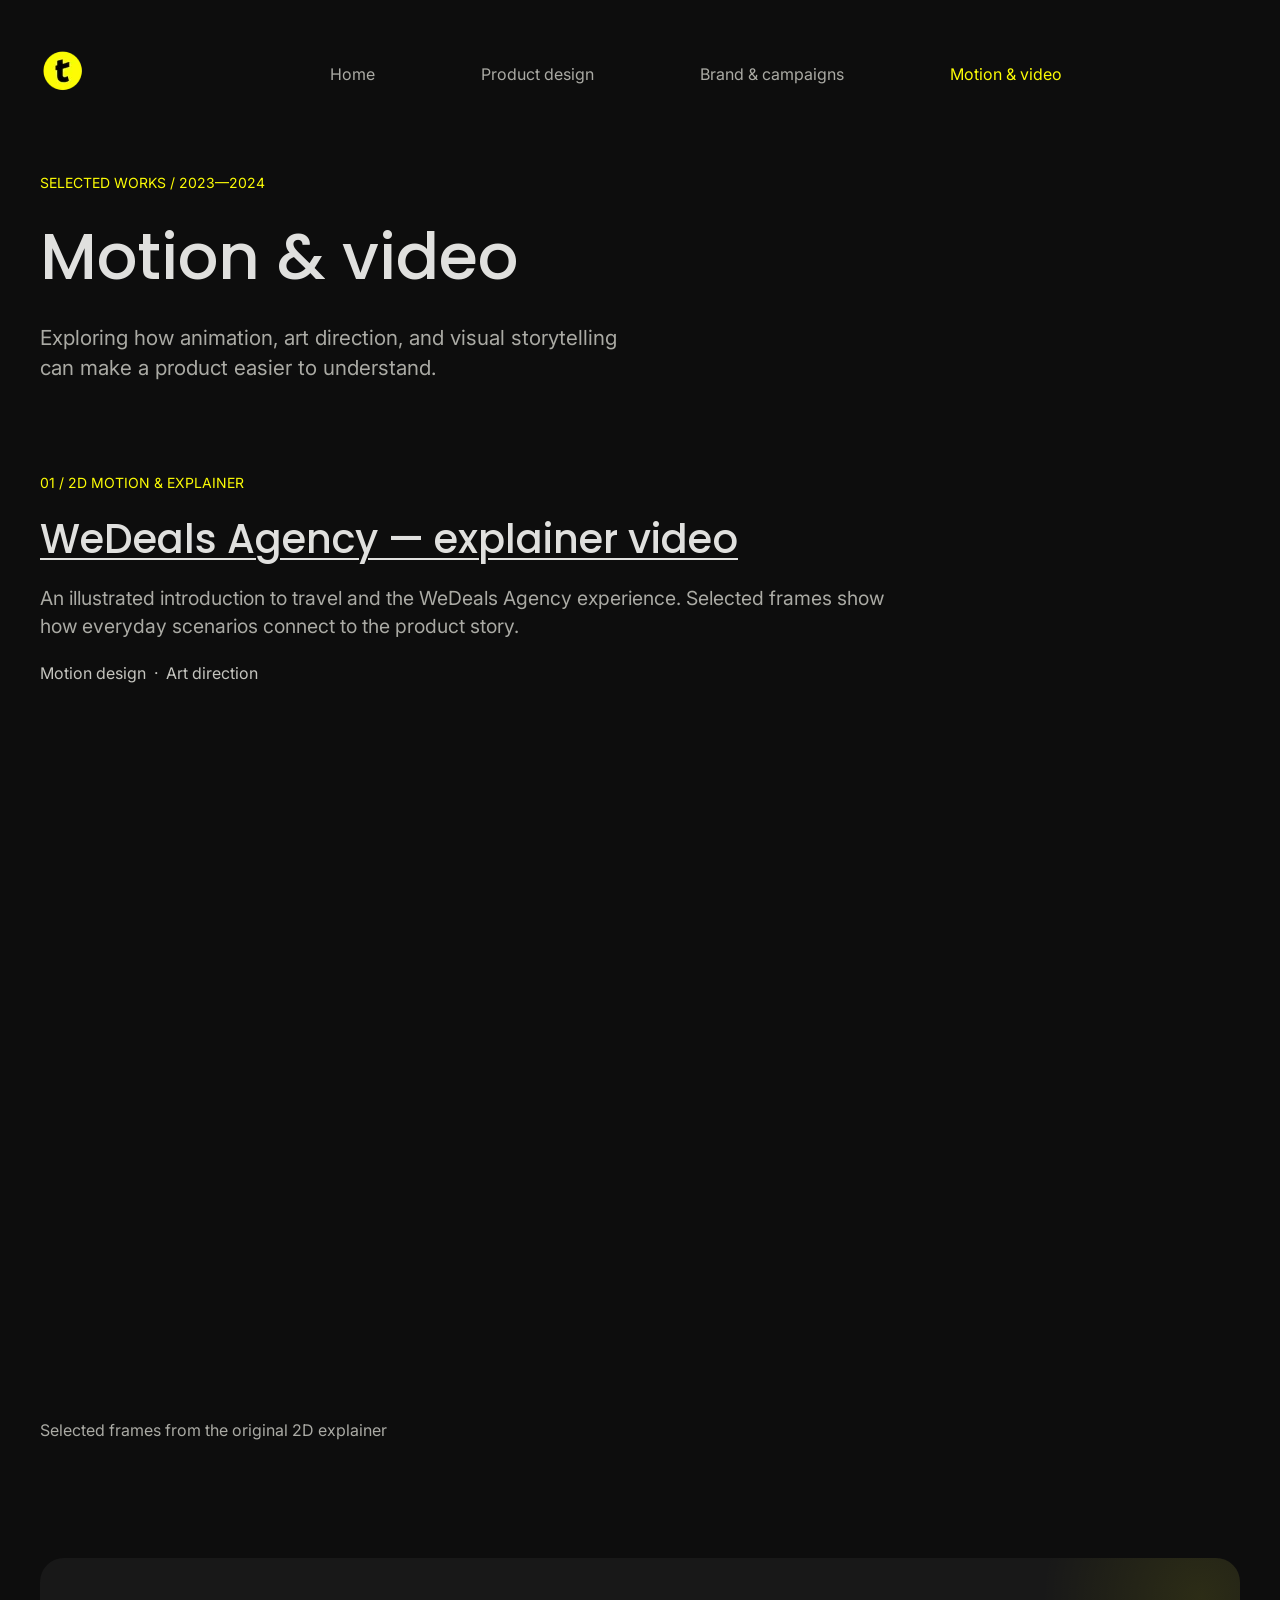
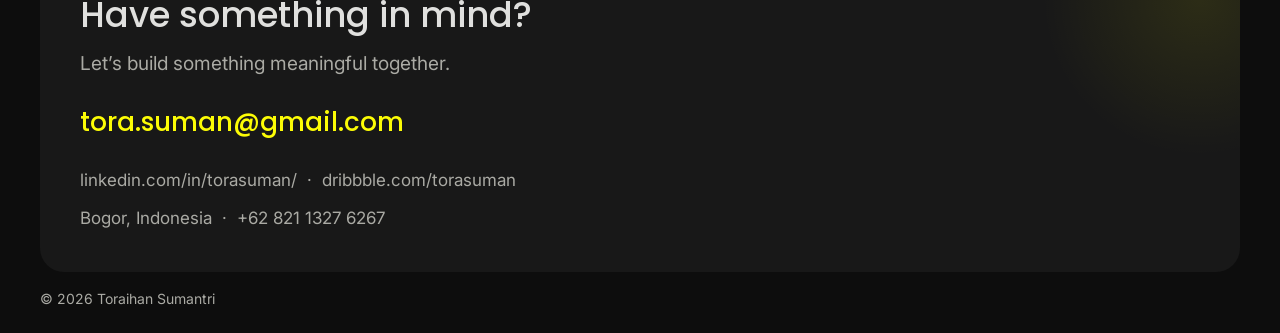
<file: motion-video/index.html>
<!doctype html>
<html lang="en">
<head>
  <meta charset="utf-8">
  <meta name="viewport" content="width=device-width, initial-scale=1">
  <title>Motion &amp; video — Toraihan Sumantri</title>
  <meta name="description" content="Exploring how animation, art direction, and visual storytelling can make a product easier to understand.">
  <meta name="theme-color" content="#0d0d0d">
  <meta property="og:title" content="Motion &amp; video — Toraihan Sumantri">
  <meta property="og:image" content="https://torasuman.co/assets/img/motion-storyboard.webp">
  <link rel="icon" href="/assets/img/logo.png">
  <link rel="preconnect" href="https://fonts.googleapis.com">
  <link rel="preconnect" href="https://fonts.gstatic.com" crossorigin>
  <link href="https://fonts.googleapis.com/css2?family=Inter:wght@400&family=Poppins:wght@500&display=swap" rel="stylesheet">
  <link rel="stylesheet" href="/assets/css/style.css">
  <script>document.documentElement.classList.add('js')</script>
  <script src="/assets/js/main.js" defer></script>
</head>
<body>
  <a class="skip-link" href="#main">Skip to content</a>
  <div class="progress" aria-hidden="true"></div>

  <header class="site-nav">
    <nav class="container site-nav__inner" aria-label="Main">
      <a class="site-nav__logo" href="/" aria-label="torasuman.co home"><img src="/assets/img/logo.webp" alt="" width="46" height="46"></a>
      <button class="nav-toggle" aria-label="Menu" aria-expanded="false" aria-controls="nav-links"><span></span><span></span><span></span></button>
      <ul class="site-nav__links" id="nav-links">
        <li><a href="/">Home</a></li>
        <li><a href="/product-design/">Product design</a></li>
        <li><a href="/brand-campaigns/">Brand &amp; campaigns</a></li>
        <li><a href="/motion-video/" aria-current="page">Motion &amp; video</a></li>
      </ul>
    </nav>
  </header>

  <main id="main">
    <section class="container page-hero">
      <p class="eyebrow" data-reveal>Selected works / 2023—2024</p>
      <h1 class="display" data-split>Motion &amp; video</h1>
      <p class="lead" data-reveal style="--d:.3s">Exploring how animation, art direction, and visual storytelling<br>can make a product easier to understand.</p>
    </section>

    <section class="container project" id="wedeals-explainer">
      <div class="project__head">
        <p class="eyebrow" data-reveal>01 / 2D motion &amp; explainer</p>
        <h2 class="h2"><a class="u-link" href="https://www.youtube.com/watch?v=Bu1ukHC4paM" target="_blank" rel="noopener">WeDeals Agency — explainer video</a></h2>
        <p class="body-lg" data-reveal style="--d:.15s">An illustrated introduction to travel and the WeDeals Agency experience. Selected frames show how everyday scenarios connect to the product story.</p>
        <p class="meta" data-reveal style="--d:.25s">Motion design  ·  Art direction</p>
      </div>
      <a class="project__media media" href="https://www.youtube.com/watch?v=Bu1ukHC4paM" target="_blank" rel="noopener" data-reveal="media" aria-label="Watch the WeDeals Agency explainer on YouTube">
        <img src="/assets/img/motion-storyboard.webp" alt="Four frames from the WeDeals Agency 2D explainer" width="1280" height="754" loading="lazy">
      </a>
      <p class="caption" data-reveal>Selected frames from the original 2D explainer</p>
    </section>

    <section class="container contact" aria-label="Contact">
      <div class="contact__card" data-reveal="scale">
        <h2 class="contact__title">Have something in mind?</h2>
        <p class="contact__sub">Let’s build something meaningful together.</p>
        <a class="contact__email" href="mailto:tora.suman@gmail.com">tora.suman@gmail.com</a>
        <p class="contact__meta"><a href="https://www.linkedin.com/in/torasuman/" target="_blank" rel="noopener">linkedin.com/in/torasuman/</a><span class="sep">  ·  </span><a href="https://dribbble.com/torasuman" target="_blank" rel="noopener">dribbble.com/torasuman</a></p>
        <p class="contact__meta">Bogor, Indonesia<span class="sep">  ·  </span><a href="tel:+6282113276267">+62 821 1327 6267</a></p>
      </div>
      <p class="copyright">© 2026 Toraihan Sumantri</p>
    </section>
  </main>
</body>
</html>
</file>
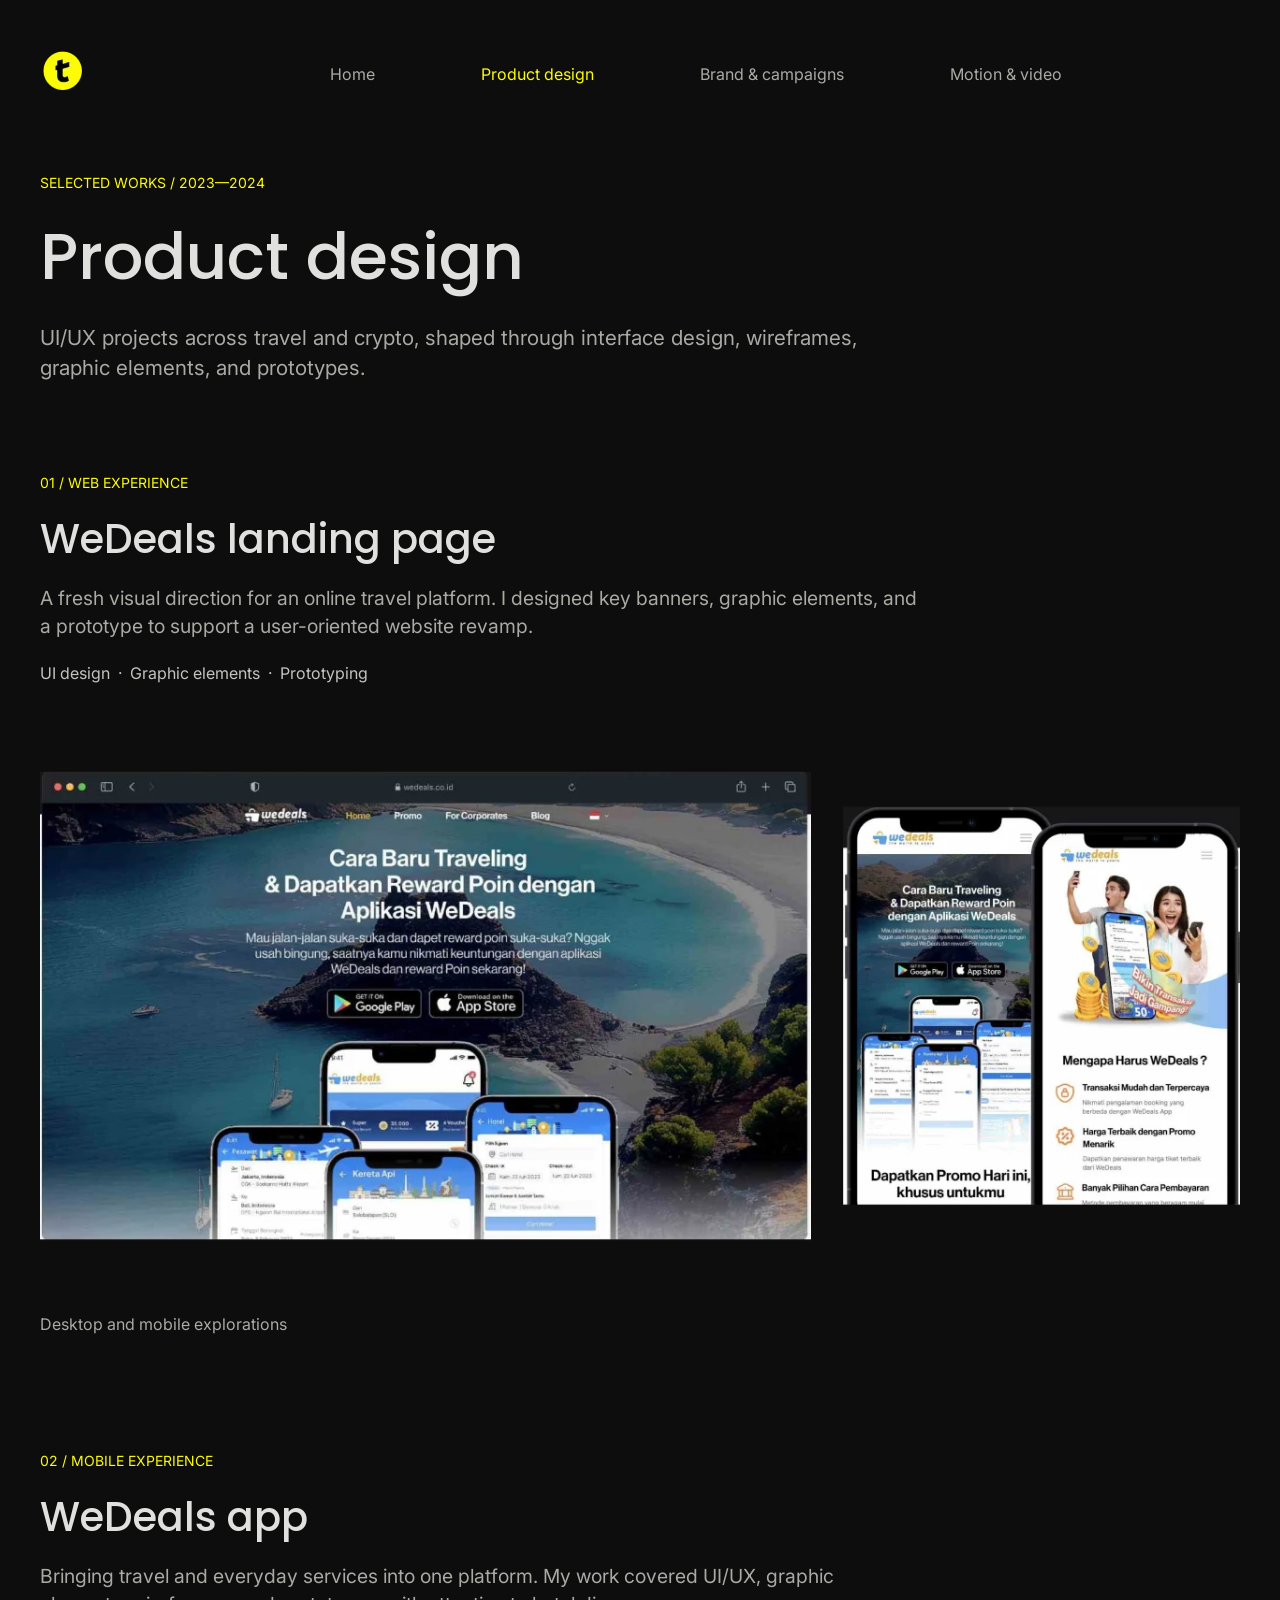
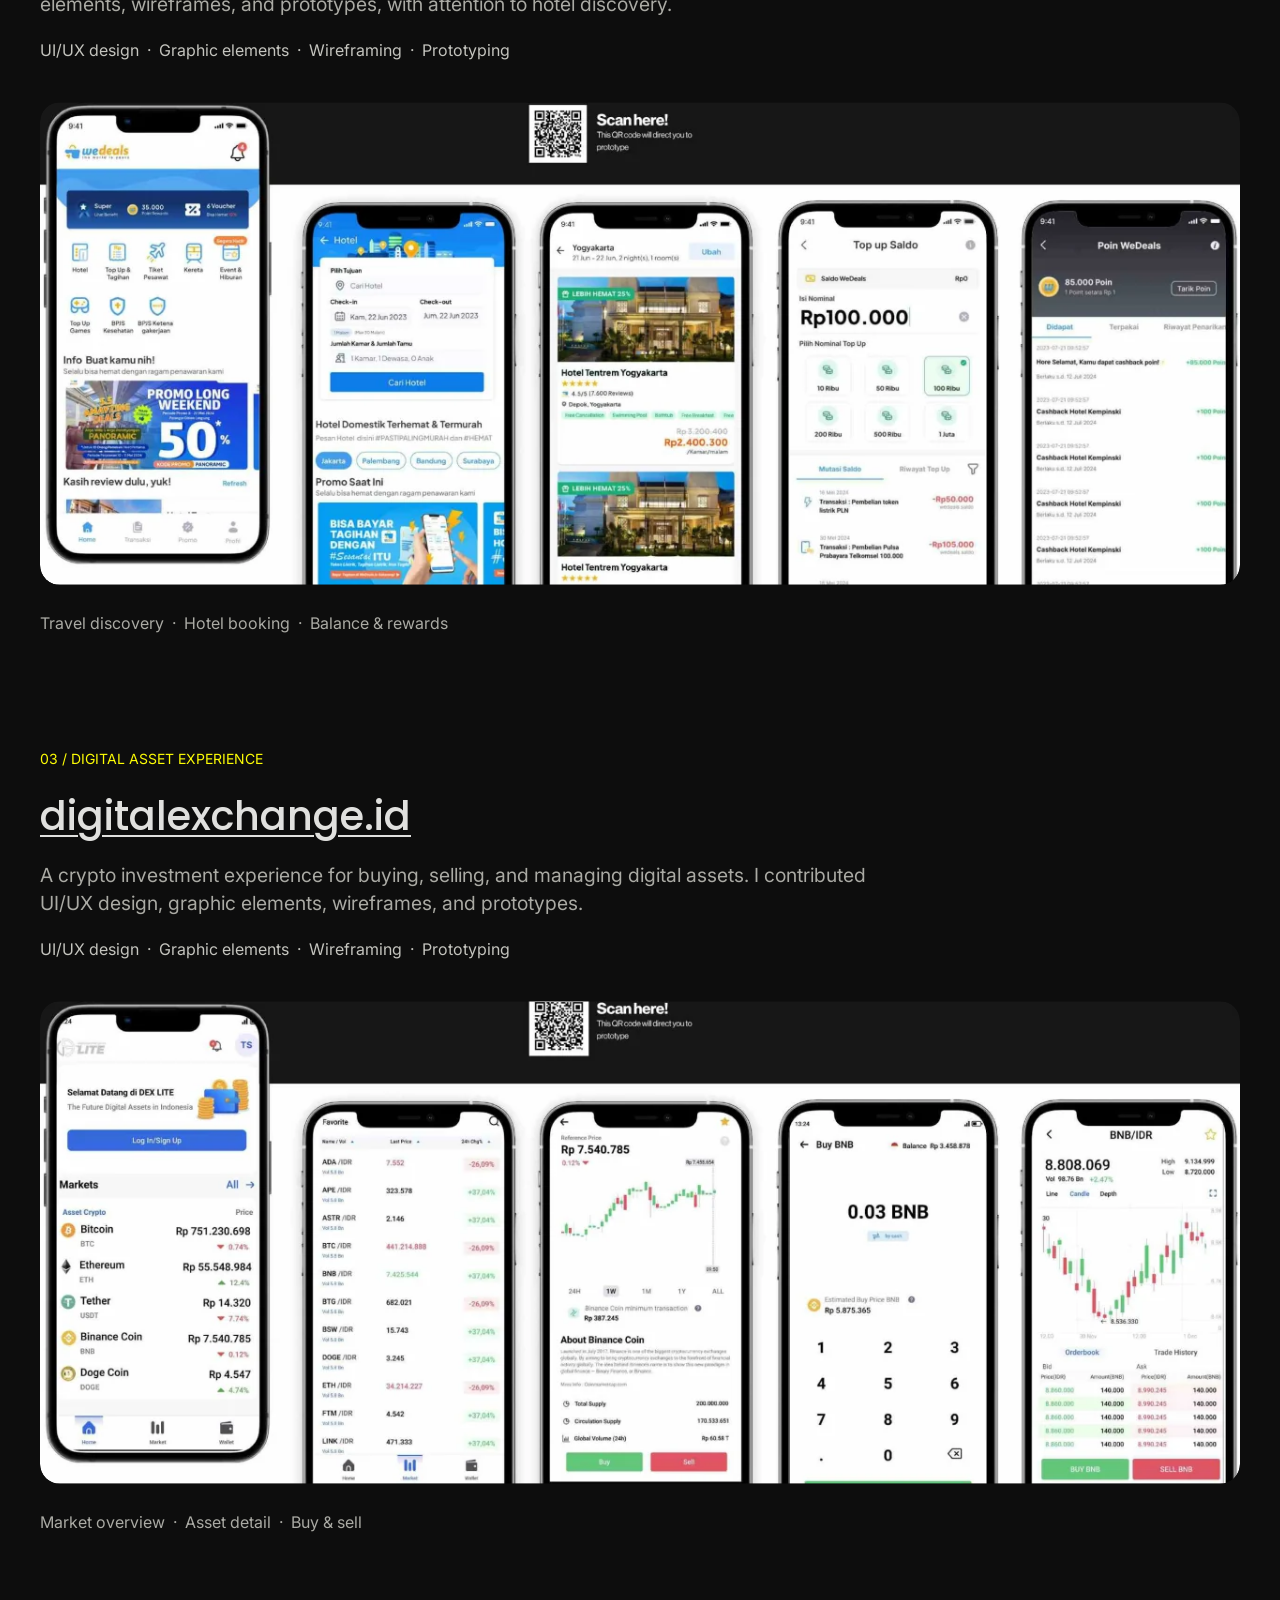
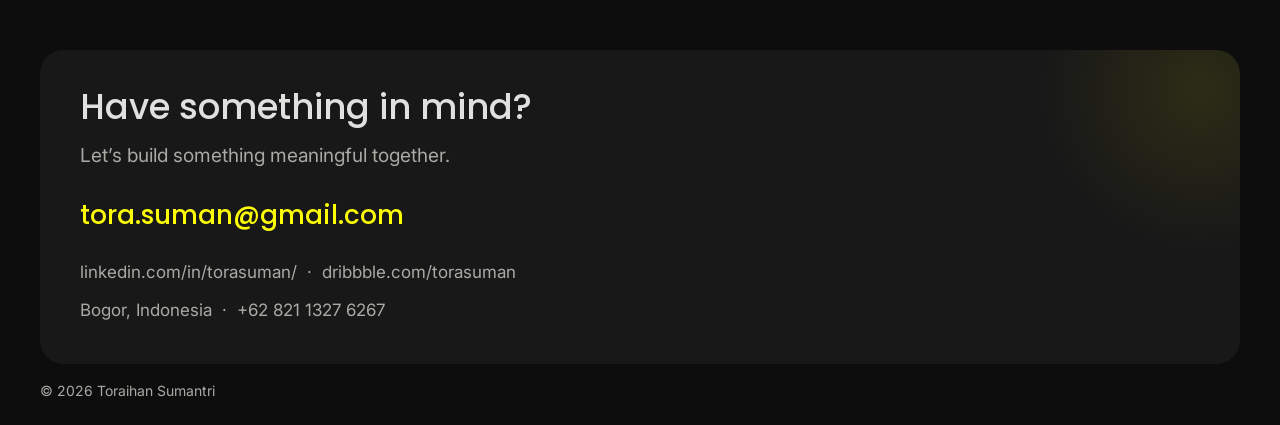
<file: product-design/index.html>
<!doctype html>
<html lang="en">
<head>
  <meta charset="utf-8">
  <meta name="viewport" content="width=device-width, initial-scale=1">
  <title>Product design — Toraihan Sumantri</title>
  <meta name="description" content="UI/UX projects across travel and crypto, shaped through interface design, wireframes, graphic elements, and prototypes.">
  <meta name="theme-color" content="#0d0d0d">
  <meta property="og:title" content="Product design — Toraihan Sumantri">
  <meta property="og:image" content="https://torasuman.co/assets/img/wedeals-app.webp">
  <link rel="icon" href="/assets/img/logo.png">
  <link rel="preconnect" href="https://fonts.googleapis.com">
  <link rel="preconnect" href="https://fonts.gstatic.com" crossorigin>
  <link href="https://fonts.googleapis.com/css2?family=Inter:wght@400&family=Poppins:wght@500&display=swap" rel="stylesheet">
  <link rel="stylesheet" href="/assets/css/style.css">
  <script>document.documentElement.classList.add('js')</script>
  <script src="/assets/js/main.js" defer></script>
</head>
<body>
  <a class="skip-link" href="#main">Skip to content</a>
  <div class="progress" aria-hidden="true"></div>

  <header class="site-nav">
    <nav class="container site-nav__inner" aria-label="Main">
      <a class="site-nav__logo" href="/" aria-label="torasuman.co home"><img src="/assets/img/logo.webp" alt="" width="46" height="46"></a>
      <button class="nav-toggle" aria-label="Menu" aria-expanded="false" aria-controls="nav-links"><span></span><span></span><span></span></button>
      <ul class="site-nav__links" id="nav-links">
        <li><a href="/">Home</a></li>
        <li><a href="/product-design/" aria-current="page">Product design</a></li>
        <li><a href="/brand-campaigns/">Brand &amp; campaigns</a></li>
        <li><a href="/motion-video/">Motion &amp; video</a></li>
      </ul>
    </nav>
  </header>

  <main id="main">
    <section class="container page-hero">
      <p class="eyebrow" data-reveal>Selected works / 2023—2024</p>
      <h1 class="display" data-split>Product design</h1>
      <p class="lead" data-reveal style="--d:.3s">UI/UX projects across travel and crypto, shaped through interface design, wireframes, graphic elements, and prototypes.</p>
    </section>

    <section class="container project" id="wedeals-web">
      <div class="project__head">
        <p class="eyebrow" data-reveal>01 / Web experience</p>
        <h2 class="h2" data-split>WeDeals landing page</h2>
        <p class="body-lg" data-reveal style="--d:.15s">A fresh visual direction for an online travel platform. I designed key banners, graphic elements, and a prototype to support a user-oriented website revamp.</p>
        <p class="meta" data-reveal style="--d:.25s">UI design  ·  Graphic elements  ·  Prototyping</p>
      </div>
      <div class="project__media row-web">
        <div class="media" data-reveal="media"><img src="/assets/img/wedeals-web.webp" alt="WeDeals website on desktop" width="824" height="600" loading="lazy"></div>
        <div class="media" data-reveal="media" style="--d:.15s"><img src="/assets/img/wedeals-mobile.webp" alt="WeDeals website on mobile" width="424" height="600" loading="lazy"></div>
      </div>
      <p class="caption" data-reveal>Desktop and mobile explorations</p>
    </section>

    <section class="container project" id="wedeals-app">
      <div class="project__head">
        <p class="eyebrow" data-reveal>02 / Mobile experience</p>
        <h2 class="h2" data-split>WeDeals app</h2>
        <p class="body-lg" data-reveal style="--d:.15s">Bringing travel and everyday services into one platform. My work covered UI/UX, graphic elements, wireframes, and prototypes, with attention to hotel discovery.</p>
        <p class="meta" data-reveal style="--d:.25s">UI/UX design  ·  Graphic elements  ·  Wireframing  ·  Prototyping</p>
      </div>
      <div class="project__media media" data-reveal="media"><img src="/assets/img/wedeals-app.webp" alt="WeDeals app screens: home, hotel search, results, top up, points" width="1280" height="515" loading="lazy"></div>
      <p class="caption" data-reveal>Travel discovery  ·  Hotel booking  ·  Balance &amp; rewards</p>
    </section>

    <section class="container project" id="digitalexchange">
      <div class="project__head">
        <p class="eyebrow" data-reveal>03 / Digital asset experience</p>
        <h2 class="h2"><a class="u-link" href="https://digitalexchange.id/" target="_blank" rel="noopener">digitalexchange.id</a></h2>
        <p class="body-lg" data-reveal style="--d:.15s">A crypto investment experience for buying, selling, and managing digital assets. I contributed UI/UX design, graphic elements, wireframes, and prototypes.</p>
        <p class="meta" data-reveal style="--d:.25s">UI/UX design  ·  Graphic elements  ·  Wireframing  ·  Prototyping</p>
      </div>
      <div class="project__media media" data-reveal="media"><img src="/assets/img/dex-app.webp" alt="digitalexchange.id app screens: markets, asset detail, buy, order book" width="1280" height="515" loading="lazy"></div>
      <p class="caption" data-reveal>Market overview  ·  Asset detail  ·  Buy &amp; sell</p>
    </section>

    <section class="container contact" aria-label="Contact">
      <div class="contact__card" data-reveal="scale">
        <h2 class="contact__title">Have something in mind?</h2>
        <p class="contact__sub">Let’s build something meaningful together.</p>
        <a class="contact__email" href="mailto:tora.suman@gmail.com">tora.suman@gmail.com</a>
        <p class="contact__meta"><a href="https://www.linkedin.com/in/torasuman/" target="_blank" rel="noopener">linkedin.com/in/torasuman/</a><span class="sep">  ·  </span><a href="https://dribbble.com/torasuman" target="_blank" rel="noopener">dribbble.com/torasuman</a></p>
        <p class="contact__meta">Bogor, Indonesia<span class="sep">  ·  </span><a href="tel:+6282113276267">+62 821 1327 6267</a></p>
      </div>
      <p class="copyright">© 2026 Toraihan Sumantri</p>
    </section>
  </main>
</body>
</html>
</file>
<file: assets/css/style.css>
/* torasuman.co — built from Figma "Landing Page torasuman.co" (node 32:7046) */

:root {
  --bg: #0d0d0d;
  --surface: #181818;
  --surface-2: #222222;
  --media: #111111;
  --accent: #fcfc05;
  --text: #e0e0de;
  --muted: #aaaaa4;
  --muted-2: #c4c4be;
  --muted-3: #7a7a7a;
  --teal: #a7c9c0;
  --gk-surface: #121d1e;

  --container: 1280px;
  --gutter: clamp(20px, 4vw, 40px);

  --font-display: "Poppins", system-ui, sans-serif;
  --font-body: "Inter", system-ui, sans-serif;

  --ease-out: cubic-bezier(0.22, 1, 0.36, 1);
  --ease-in-out: cubic-bezier(0.65, 0, 0.35, 1);
}

*,
*::before,
*::after { box-sizing: border-box; }

html { -webkit-text-size-adjust: 100%; }
@media (prefers-reduced-motion: no-preference) { html { scroll-behavior: smooth; } }

body {
  margin: 0;
  background: var(--bg);
  color: var(--text);
  font-family: var(--font-body);
  font-weight: 400;
  line-height: 1.45;
  -webkit-font-smoothing: antialiased;
  overflow-x: hidden;
}

img { display: block; max-width: 100%; height: auto; }
a { color: inherit; text-decoration: none; }
button { font: inherit; color: inherit; border: 0; background: none; cursor: pointer; padding: 0; }
p, h1, h2, h3 { margin: 0; }
h1, h2, h3 { font-family: var(--font-display); font-weight: 500; }

:focus-visible { outline: 2px solid var(--accent); outline-offset: 4px; border-radius: 6px; }

.container {
  width: 100%;
  max-width: calc(var(--container) + var(--gutter) * 2);
  margin-inline: auto;
  padding-inline: var(--gutter);
}

.skip-link {
  position: absolute; left: 16px; top: -60px; z-index: 100;
  background: var(--accent); color: var(--bg); padding: 10px 16px; border-radius: 999px;
  transition: top .2s;
}
.skip-link:focus { top: 16px; }

/* ---------- Type ---------- */
.eyebrow { font-size: 14px; line-height: 1.45; color: var(--accent); text-transform: uppercase; }
.eyebrow--sm { font-size: 13px; }
.eyebrow--xs { font-size: 12px; }

.display {
  font-size: clamp(40px, 5.6vw + 8px, 64px);
  line-height: 1.4;
  color: var(--text);
}
.h2 { font-size: clamp(28px, 2.4vw + 12px, 40px); line-height: 1.45; color: var(--text); }
.h2--36 { font-size: clamp(26px, 1.8vw + 12px, 36px); line-height: 1.4; }
.h3 { font-size: clamp(22px, 1vw + 14px, 28px); line-height: 1.45; color: var(--text); }
.lead { font-size: clamp(17px, 0.6vw + 13px, 22px); line-height: 1.45; color: var(--muted); }
.body-lg { font-size: clamp(17px, 0.5vw + 13px, 21px); line-height: 1.45; color: var(--muted); }
.meta { font-size: 16px; color: var(--muted-2); white-space: pre-wrap; }
.caption { font-size: 16px; color: var(--muted); white-space: pre-wrap; }
.role-label { font-size: 13px; color: var(--accent); text-transform: uppercase; }
.role { font-size: 18px; color: var(--muted-2); }

.u-link {
  text-decoration: underline;
  text-underline-offset: 0.12em;
  text-decoration-thickness: from-font;
  text-decoration-color: currentColor;
  transition: color .3s var(--ease-out), text-decoration-color .3s var(--ease-out);
}
.u-link:hover { color: var(--accent); }

/* ---------- Navigation ---------- */
.site-nav {
  position: sticky; top: 0; z-index: 50;
  transition: background-color .4s var(--ease-out), backdrop-filter .4s var(--ease-out), box-shadow .4s;
}
.site-nav.is-scrolled {
  background: rgba(13, 13, 13, 0.78);
  -webkit-backdrop-filter: blur(14px) saturate(1.2);
  backdrop-filter: blur(14px) saturate(1.2);
  box-shadow: 0 1px 0 rgba(255, 255, 255, 0.06);
}
.site-nav__inner {
  display: flex; align-items: center;
  height: 150px;
  transition: height .4s var(--ease-out);
}
.site-nav.is-scrolled .site-nav__inner { height: 84px; }
.site-nav__logo { flex: none; width: 46px; height: 46px; margin-top: -8px; transition: transform .5s var(--ease-out); }
.site-nav.is-scrolled .site-nav__logo { margin-top: 0; }
.site-nav__logo:hover { transform: rotate(-12deg) scale(1.06); }
.site-nav__logo img { width: 46px; height: 46px; }

.site-nav__links {
  display: flex; align-items: center;
  margin-left: 244px;
  gap: 106px;
  list-style: none; padding: 0;
}
.site-nav__links a {
  position: relative; display: inline-block;
  font-size: 16px; color: var(--muted);
  padding: 4px 0;
  transition: color .3s var(--ease-out);
}
.site-nav__links a::after {
  content: ""; position: absolute; left: 0; right: 0; bottom: -2px; height: 1px;
  background: var(--accent);
  transform: scaleX(0); transform-origin: right;
  transition: transform .45s var(--ease-out);
}
.site-nav__links a:hover { color: var(--text); }
.site-nav__links a:hover::after { transform: scaleX(1); transform-origin: left; }
.site-nav__links a[aria-current="page"] { color: var(--accent); }

.nav-toggle {
  display: none; margin-left: auto;
  width: 44px; height: 44px; border-radius: 50%;
  background: var(--surface);
  position: relative;
}
.nav-toggle span {
  position: absolute; left: 13px; right: 13px; height: 2px; background: var(--text); border-radius: 2px;
  transition: transform .4s var(--ease-out), opacity .3s;
}
.nav-toggle span:nth-child(1) { top: 16px; }
.nav-toggle span:nth-child(2) { top: 21px; }
.nav-toggle span:nth-child(3) { top: 26px; }
.nav-open .nav-toggle span:nth-child(1) { transform: translateY(5px) rotate(45deg); }
.nav-open .nav-toggle span:nth-child(2) { opacity: 0; }
.nav-open .nav-toggle span:nth-child(3) { transform: translateY(-5px) rotate(-45deg); }

@media (max-width: 1199px) {
  .site-nav__links { margin-left: auto; gap: clamp(24px, 4vw, 56px); }
}
@media (max-width: 767px) {
  .site-nav__inner { height: 84px; }
  .site-nav__logo { margin-top: 0; }
  .nav-toggle { display: block; }
  .site-nav__links {
    position: fixed; inset: 84px 0 auto 0;
    flex-direction: column; align-items: flex-start; gap: 0;
    margin: 0; padding: 8px var(--gutter) 28px;
    background: rgba(13, 13, 13, 0.97);
    -webkit-backdrop-filter: blur(14px); backdrop-filter: blur(14px);
    border-bottom: 1px solid rgba(255, 255, 255, 0.06);
    clip-path: inset(0 0 100% 0);
    transition: clip-path .55s var(--ease-out);
    pointer-events: none;
  }
  .nav-open .site-nav__links { clip-path: inset(0 0 0 0); pointer-events: auto; }
  .nav-open .site-nav { background: rgba(13, 13, 13, 0.97); }
  .site-nav__links li { width: 100%; opacity: 0; transform: translateY(-8px); transition: opacity .4s, transform .5s var(--ease-out); }
  .nav-open .site-nav__links li { opacity: 1; transform: none; }
  .nav-open .site-nav__links li:nth-child(2) { transition-delay: .05s; }
  .nav-open .site-nav__links li:nth-child(3) { transition-delay: .1s; }
  .nav-open .site-nav__links li:nth-child(4) { transition-delay: .15s; }
  .site-nav__links a { display: block; font-family: var(--font-display); font-size: 26px; padding: 12px 0; }
  .site-nav__links a::after { display: none; }
}

/* ---------- Home intro ---------- */
.intro { padding-top: 20px; padding-bottom: 50px; }
.intro .eyebrow { font-size: 13px; line-height: 1.4; margin-bottom: 16px; }
.intro .display { margin-bottom: 15px; }
.intro .lead { line-height: 1.4; }
.hl { color: var(--accent); display: inline-block; }

/* ---------- Featured card ---------- */
.featured {
  position: relative; display: grid;
  grid-template-columns: minmax(0, 1fr) minmax(0, 776px);
  gap: 24px;
  min-height: 660px;
  padding: 24px;
  background: var(--surface);
  border-radius: 28px;
  overflow: hidden;
  isolation: isolate;
  transition: transform .6s var(--ease-out), box-shadow .6s var(--ease-out);
}
.featured::before {
  content: ""; position: absolute; inset: -1px; z-index: -1; border-radius: inherit;
  background: radial-gradient(600px circle at var(--mx, 70%) var(--my, 30%), rgba(252, 252, 5, 0.07), transparent 45%);
  opacity: 0; transition: opacity .5s;
}
.featured:hover::before { opacity: 1; }
.featured:hover { transform: translateY(-4px); box-shadow: 0 30px 60px -30px rgba(0, 0, 0, 0.8); }

.featured__copy { display: flex; flex-direction: column; align-items: flex-start; padding: 12px 0 28px 16px; }
.pill-label {
  display: inline-flex; align-items: center;
  height: 36px; padding: 0 22px 0 20px;
  background: var(--accent); color: var(--bg);
  border-radius: 18px; font-size: 12px; line-height: 1.4; white-space: pre;
}
.featured__kicker { margin-top: 38px; font-size: 12px; line-height: 1.4; color: var(--teal); text-transform: uppercase; }
.featured__title { margin-top: 11px; font-size: clamp(32px, 2.4vw + 12px, 44px); line-height: 1.4; color: var(--text); }
.featured__desc { margin-top: 34px; max-width: 390px; font-size: clamp(17px, .4vw + 14px, 20px); line-height: 1.4; color: var(--muted); }
.featured__tags { margin-top: auto; padding-top: 32px; font-size: 13px; line-height: 1.4; color: var(--accent); }
.btn-primary {
  position: relative; overflow: hidden;
  display: inline-flex; align-items: center; justify-content: center; gap: 6px;
  margin-top: 60px;
  width: 340px; max-width: 100%; height: 58px;
  border-radius: 29px;
  background: var(--accent); color: var(--bg);
  font-size: 16px; line-height: 1.4;
}
.btn-primary::before {
  content: ""; position: absolute; inset: 0;
  background: linear-gradient(110deg, transparent 30%, rgba(255, 255, 255, .55) 50%, transparent 70%);
  transform: translateX(-120%);
  transition: transform .9s var(--ease-out);
}
.featured:hover .btn-primary::before, .btn-primary:hover::before { transform: translateX(120%); }
.arrow { display: inline-block; transition: transform .45s var(--ease-out); }
.featured:hover .arrow, a:hover > .arrow, .card:hover .arrow { transform: translateX(5px); }

.featured__media {
  position: relative; align-self: stretch;
  min-height: 612px;
  border-radius: 20px; overflow: hidden;
  background: var(--gk-surface);
}
.featured__media > img {
  position: absolute; inset: 0; width: 100%; height: 100%;
  object-fit: cover; object-position: left top;
  transition: transform 1.4s var(--ease-out);
}
.featured:hover .featured__media > img { transform: scale(1.035); }
.featured__phone {
  position: absolute; left: 82.6%; top: 16.7%;
  width: 12.9%; aspect-ratio: 100 / 198;
  border: 1.5px solid #404b4a; border-radius: 11.5px;
  background: var(--bg); overflow: hidden;
  box-shadow: 0 20px 40px -12px rgba(0, 0, 0, .7);
  animation: float 6s var(--ease-in-out) infinite;
}
.featured__phone img {
  width: 100%; height: 100%; object-fit: cover; object-position: center top;
  transition: object-position 3.2s var(--ease-in-out);
}
.featured:hover .featured__phone img { object-position: center bottom; }

@keyframes float { 0%, 100% { transform: translateY(0); } 50% { transform: translateY(-8px); } }

@media (max-width: 1199px) {
  .featured { grid-template-columns: 1fr; min-height: 0; }
  .featured__copy { padding: 16px 16px 8px; }
  .featured__tags { margin-top: 28px; padding-top: 0; }
  .btn-primary { margin-top: 28px; }
  .featured__media { min-height: 0; aspect-ratio: 776 / 612; }
}
@media (max-width: 767px) {
  .featured { padding: 14px; border-radius: 22px; }
  .featured__copy { padding: 10px 6px 6px; }
  .featured__kicker { margin-top: 26px; }
  .featured__desc { margin-top: 18px; }
  .btn-primary { width: 100%; height: 54px; }
  .featured__media { border-radius: 14px; }
}

/* ---------- Gallery ---------- */
.gallery { padding-top: 60px; padding-bottom: 40px; }
.gallery__head .h2--36 { margin-bottom: 15px; }
.gallery__head .lead { font-size: clamp(16px, .4vw + 14px, 20px); line-height: 1.4; }
.grid-2 {
  display: grid; grid-template-columns: repeat(2, minmax(0, 1fr));
  gap: 32px; margin-top: 27px;
}
@media (max-width: 767px) { .grid-2 { grid-template-columns: 1fr; gap: 20px; } }

.card {
  position: relative; display: flex; flex-direction: column;
  padding: 16px 16px 22px;
  background: var(--surface); border-radius: 24px;
  overflow: hidden;
  transition: transform .55s var(--ease-out), background-color .4s, box-shadow .55s var(--ease-out);
}
.card:hover { transform: translateY(-6px); background: #1c1c1c; box-shadow: 0 28px 50px -28px rgba(0, 0, 0, .9); }
.card__media {
  position: relative; aspect-ratio: 592 / 300;
  border-radius: 16px; overflow: hidden; background: var(--media);
}
.card__media img { width: 100%; height: 100%; object-fit: contain; transition: transform 1s var(--ease-out); }
.card:hover .card__media img { transform: scale(1.04); }
.card__body { padding: 19px 12px 0; display: flex; flex-direction: column; }
.card__tag { font-size: 12px; line-height: 1.4; color: var(--accent); text-transform: uppercase; }
.card__title { margin-top: 11px; font-size: clamp(21px, .6vw + 17px, 25px); line-height: 1.4; color: var(--text); }
.card__desc { margin-top: 11px; font-size: 16px; line-height: 1.4; color: var(--muted); }
.card__link { margin-top: 25px; font-size: 16px; line-height: 1.4; color: var(--text); transition: color .3s; }
.card:hover .card__link { color: var(--accent); }
.card__cover { position: absolute; inset: 0; z-index: 1; border-radius: inherit; }

/* ---------- Footer (home) ---------- */
.site-footer { padding: 40px 0; }
.site-footer__inner {
  display: grid; grid-template-columns: 1fr auto 1fr; align-items: center; gap: 24px;
  padding-inline: clamp(0px, 4vw, 60px);
}
.site-footer__logo img { width: 46px; height: 46px; }
.site-footer__links { display: flex; gap: 24px; list-style: none; margin: 0; padding: 0; }
.site-footer__links a, .site-footer__links span { font-size: 14px; line-height: 1.3; color: var(--muted-3); transition: color .3s; }
.site-footer__links a:hover { color: var(--accent); }
.site-footer__name { justify-self: end; font-size: 14px; color: #ccc; }
@media (max-width: 767px) {
  .site-footer__inner { grid-template-columns: 1fr; justify-items: center; text-align: center; padding: 0; }
  .site-footer__name { justify-self: center; }
  .site-footer__links { flex-wrap: wrap; justify-content: center; }
}

/* ---------- Detail pages ---------- */
.page-hero { padding-top: 23px; padding-bottom: 72px; }
.page-hero .eyebrow { margin-bottom: 18px; }
.page-hero .display { line-height: 1.45; margin-bottom: 19px; }
.page-hero .lead { max-width: 820px; }

.project { padding-top: 18px; padding-bottom: 96px; }
.project__head .eyebrow { margin-bottom: 17px; }
.project__head .h2 { margin-bottom: 16px; }
.project__head .body-lg { max-width: 880px; margin-bottom: 21px; }
.project__media { margin-top: 40px; }
.project .caption { margin-top: 27px; }

.media {
  position: relative; border-radius: 20px; overflow: hidden;
}
.media img { width: 100%; height: auto; }

.row-web { display: grid; grid-template-columns: 824fr 424fr; gap: 32px; align-items: start; }
@media (max-width: 767px) { .row-web { grid-template-columns: 1fr; gap: 20px; } .row-web .media:last-child { max-width: 424px; margin-inline: auto; } }

/* split: left text + small media / right tall media */
.split {
  display: grid; grid-template-columns: minmax(0, 600fr) minmax(0, 624fr);
  column-gap: 56px; align-items: start;
  margin-top: 42px;
}
.split__text .body-lg { max-width: 580px; }
.split__role { margin-top: 40px; }
.split__role .role { margin-top: 12px; }
.split__small { margin-top: 64px; }
.split__small .caption { margin-top: 27px; }
.split__tall { grid-row: span 2; }
.split--even { grid-template-columns: repeat(2, minmax(0, 1fr)); column-gap: 32px; margin-top: 52px; }
.split__aside .media + .h3 { margin-top: 52px; }
.split__aside .h3 + .body-lg { margin-top: 20px; }
.split__aside .split__role { margin-top: 48px; }
@media (max-width: 1023px) {
  .split { grid-template-columns: 1fr; row-gap: 40px; }
  .split__small { margin-top: 32px; }
  .split__tall { max-width: 624px; }
}

/* ---------- Contact ---------- */
.contact { padding-top: 20px; padding-bottom: 23px; }
.contact__card {
  position: relative; overflow: hidden;
  padding: 32px 40px 42px;
  background: var(--surface); border-radius: 24px;
}
.contact__card::after {
  content: ""; position: absolute; right: -120px; top: -120px; width: 320px; height: 320px; border-radius: 50%;
  background: radial-gradient(circle, rgba(252, 252, 5, .09), transparent 70%);
  animation: glow 8s var(--ease-in-out) infinite;
  pointer-events: none;
}
@keyframes glow { 0%, 100% { transform: translate(0, 0) scale(1); } 50% { transform: translate(-60px, 40px) scale(1.2); } }
.contact__title { font-size: clamp(26px, 1.8vw + 12px, 36px); line-height: 1.45; color: var(--text); }
.contact__sub { margin-top: 9px; font-size: clamp(17px, .4vw + 14px, 20px); color: var(--muted); }
.contact__email {
  display: inline-block; margin-top: 27px;
  font-family: var(--font-display); font-weight: 500;
  font-size: clamp(20px, 1vw + 14px, 26px); line-height: 1.45; color: var(--accent);
  background: linear-gradient(currentColor, currentColor) 0 100% / 0 1.5px no-repeat;
  transition: background-size .5s var(--ease-out);
}
.contact__email:hover { background-size: 100% 1.5px; }
.contact__meta { margin-top: 26px; font-size: 17px; color: var(--muted); white-space: pre-wrap; }
.contact__meta + .contact__meta { margin-top: 13px; }
.contact__meta a { transition: color .3s; }
.contact__meta a:hover { color: var(--text); }
.copyright { margin-top: 17px; font-size: 14px; color: var(--muted); }
@media (max-width: 767px) {
  .contact__card { padding: 26px 22px 30px; border-radius: 20px; }
  .contact__meta { font-size: 15px; }
  .contact__meta .sep { display: block; height: 0; overflow: hidden; }
}

/* ---------- Case study ---------- */
.cs-nav .site-nav__inner { height: 140px; }
.cs-nav.is-scrolled .site-nav__inner { height: 84px; }
.cs-brand { font-family: var(--font-display); font-weight: 500; font-size: 22px; line-height: 1.4; color: var(--accent); }
.cs-links { display: flex; align-items: center; gap: 0; margin-left: auto; list-style: none; padding: 0; }
.cs-links a { display: inline-block; width: 150px; font-size: 16px; line-height: 1.4; color: var(--muted); transition: color .3s; }
.cs-links li:nth-child(1) a { width: 160px; }
.cs-links a:hover, .cs-links a.is-active { color: var(--text); }
.cs-links a.is-active { color: var(--accent); }
.pill-btn {
  display: inline-flex; align-items: center;
  height: 52px; padding: 0 26px; min-width: 230px; margin-left: 50px;
  border-radius: 26px; background: var(--accent); color: var(--bg);
  font-family: var(--font-display); font-weight: 500; font-size: 17px; line-height: 1.4;
  transition: transform .4s var(--ease-out), box-shadow .4s;
}
.pill-btn:hover { transform: translateY(-2px); box-shadow: 0 12px 30px -10px rgba(252, 252, 5, .45); }
@media (max-width: 1199px) { .cs-links a, .cs-links li:nth-child(1) a { width: auto; margin-right: 28px; } .pill-btn { margin-left: 8px; min-width: 0; } }
@media (max-width: 767px) {
  .cs-nav .site-nav__inner, .cs-nav.is-scrolled .site-nav__inner { height: 76px; }
  .cs-links { display: none; }
  .pill-btn { margin-left: auto; height: 44px; padding: 0 18px; font-size: 15px; }
}

.cs-overview { padding-top: 22px; padding-bottom: 50px; }
.cs-overview__top { display: grid; grid-template-columns: minmax(0, 760fr) minmax(0, 480fr); column-gap: 40px; margin-top: 28px; }
.cs-overview__title { font-size: clamp(40px, 5.6vw + 8px, 64px); line-height: 1.4; }
.cs-overview__aside { padding-top: 31px; }
.cs-overview__aside .lead { line-height: 1.4; }
.cs-overview__aside p + p { margin-top: 41px; font-size: 18px; line-height: 1.4; color: var(--muted); }
.info-grid { display: grid; grid-template-columns: repeat(3, minmax(0, 1fr)); gap: 28px; margin-top: 40px; }
.info { padding: 18px 24px 24px; min-height: 110px; background: var(--surface); border-radius: 24px; line-height: 1.4; transition: transform .5s var(--ease-out), background-color .3s; }
.info:hover { transform: translateY(-4px); background: #1c1c1c; }
.info__k { font-size: 12px; color: var(--accent); }
.info__v { margin-top: 13px; font-size: 18px; color: var(--text); }
@media (max-width: 1023px) {
  .cs-overview__top { grid-template-columns: 1fr; }
  .cs-overview__aside { padding-top: 24px; }
  .cs-overview__aside p + p { margin-top: 18px; }
}
@media (max-width: 767px) { .info-grid { grid-template-columns: 1fr; gap: 14px; margin-top: 32px; } }

.cs-section { padding-top: 40px; padding-bottom: 48px; scroll-margin-top: 90px; }
.cs-section .eyebrow { line-height: 1.4; }
.cs-section .h2--36 { margin-top: 17px; }
.cs-section__sub { margin-top: 15px; font-size: 18px; line-height: 1.4; color: var(--muted); }

/* Before/after comparison */
.compare { --pos: 50%; margin-top: 27px; }
.compare__labels { display: flex; justify-content: space-between; font-size: 13px; line-height: 1.4; margin-bottom: 18px; }
.compare__labels span:first-child { color: var(--muted); }
.compare__labels span:last-child { color: var(--accent); }
.compare__viewport {
  position: relative; overflow: hidden;
  border-radius: 20px; background: var(--surface);
  aspect-ratio: 1280 / 760;
  touch-action: pan-y; cursor: ew-resize;
  user-select: none; -webkit-user-select: none;
}
.compare--app .compare__viewport { aspect-ratio: 440 / 820; border-radius: 24px; }
.compare__img { position: absolute; inset: 0; width: 100%; height: 100%; object-fit: cover; object-position: left top; pointer-events: none; }
.compare__before { clip-path: inset(0 calc(100% - var(--pos)) 0 0); }
.compare__divider {
  position: absolute; top: 0; bottom: 0; left: var(--pos); width: 2px; margin-left: -1px;
  background: var(--accent); pointer-events: none;
}
.compare__handle {
  position: absolute; top: 50%; left: var(--pos);
  width: 64px; height: 64px; margin: -32px 0 0 -32px;
  border-radius: 50%; background: var(--accent); color: var(--bg);
  display: grid; place-items: center;
  font-size: 28px; line-height: 1; letter-spacing: 6px; padding-left: 6px;
  box-shadow: 0 10px 30px -6px rgba(0, 0, 0, .6);
  transition: transform .3s var(--ease-out);
}
.compare__handle::before {
  content: ""; position: absolute; inset: -6px; border-radius: 50%; border: 2px solid var(--accent);
  opacity: .5; animation: pulse 2.4s var(--ease-out) infinite;
}
.compare.is-touched .compare__handle::before { animation: none; opacity: 0; }
@keyframes pulse { 0% { transform: scale(.9); opacity: .6; } 100% { transform: scale(1.35); opacity: 0; } }
.compare__handle:hover, .compare.is-dragging .compare__handle { transform: scale(1.08); }
.compare.is-animating .compare__before { transition: clip-path .7s var(--ease-in-out); }
.compare.is-animating .compare__divider,
.compare.is-animating .compare__handle { transition: left .7s var(--ease-in-out), transform .3s var(--ease-out); }

.compare__controls { display: flex; justify-content: space-between; align-items: center; margin-top: 28px; gap: 12px; }
.compare__btn {
  height: 48px; min-width: 150px; padding: 0 20px;
  border-radius: 24px; background: var(--surface-2); color: var(--text);
  font-size: 16px; line-height: 1.4;
  transition: background-color .35s var(--ease-out), color .35s, transform .35s var(--ease-out);
}
.compare__btn:hover { transform: translateY(-2px); background: #2c2c2c; }
.compare__btn[aria-pressed="true"] { background: var(--accent); color: var(--bg); }
.compare__btn--split { min-width: 180px; }
.compare--app .compare__btn { min-width: 130px; }
.compare--app .compare__btn--split { min-width: 140px; }
.compare--app .compare__labels { margin-bottom: 17px; }
.compare--app .compare__controls { margin-top: 24px; }
@media (max-width: 767px) {
  .compare__btn, .compare__btn--split, .compare--app .compare__btn, .compare--app .compare__btn--split { min-width: 0; flex: 1; height: 44px; padding: 0 10px; font-size: 14px; }
  .compare__handle { width: 48px; height: 48px; margin: -24px 0 0 -24px; font-size: 22px; letter-spacing: 3px; padding-left: 3px; }
  .compare__viewport { border-radius: 14px; }
}

.cs-app { display: grid; grid-template-columns: minmax(0, 580px) minmax(0, 440px); justify-content: space-between; column-gap: 40px; margin-top: 26px; padding-right: 60px; }
.cs-app__text { padding-top: 36px; }
.cs-app__text .h3 { line-height: 1.45; }
.cs-app__text .body-lg { margin-top: 28px; font-size: clamp(17px, .5vw + 14px, 22px); }
.cs-app__state { margin-top: 82px; }
.cs-app__state + .cs-app__state { margin-top: 48px; }
.cs-app__state .role-label { font-size: 13px; }
.cs-app__state p:last-child { margin-top: 14px; font-size: 20px; color: var(--text); }
.cs-app__note { margin-top: 73px; font-size: 18px; color: var(--muted); }
.cs-app__hint { margin-top: 86px; font-size: 18px; color: var(--muted); }
@media (max-width: 1023px) {
  .cs-app { grid-template-columns: 1fr; padding-right: 0; row-gap: 40px; }
  .cs-app .compare { max-width: 440px; width: 100%; justify-self: center; grid-row: 2; margin-top: 0; }
  .cs-app__text { padding-top: 0; }
  .cs-app__state { margin-top: 40px; }
  .cs-app__state + .cs-app__state { margin-top: 28px; }
  .cs-app__note, .cs-app__hint { margin-top: 32px; }
}

.intent { padding-top: 24px; padding-bottom: 110px; }
.intent__grid { display: grid; grid-template-columns: repeat(3, minmax(0, 1fr)); gap: 28px; margin-top: 46px; }
.intent__card {
  min-height: 270px; padding: 25px 24px 32px;
  background: var(--surface); border-radius: 24px; line-height: 1.4;
  position: relative; overflow: hidden;
  transition: transform .5s var(--ease-out), background-color .3s;
}
.intent__card::after {
  content: ""; position: absolute; left: 24px; right: 24px; bottom: 0; height: 2px; background: var(--accent);
  transform: scaleX(0); transform-origin: left; transition: transform .6s var(--ease-out);
}
.intent__card:hover { transform: translateY(-6px); background: #1c1c1c; }
.intent__card:hover::after { transform: scaleX(1); }
.intent__card .eyebrow { font-size: 12px; line-height: 1.4; }
.intent__card h3 { margin-top: 24px; font-size: 23px; line-height: 1.4; color: var(--text); }
.intent__card p:last-child { margin-top: 48px; font-size: 18px; color: var(--muted); }
@media (max-width: 1023px) { .intent__grid { grid-template-columns: 1fr; gap: 16px; } .intent__card { min-height: 0; } .intent__card p:last-child { margin-top: 20px; } }

/* ---------- Motion: reveal system ---------- */
.js [data-reveal] {
  opacity: 0;
  transform: translateY(28px);
  transition: opacity .9s var(--ease-out), transform 1s var(--ease-out);
  transition-delay: var(--d, 0s);
}
.js [data-reveal="fade"] { transform: none; }
.js [data-reveal="scale"] { transform: translateY(24px) scale(.97); }
.js [data-reveal].is-in { opacity: 1; transform: none; }

.js [data-reveal="media"] { opacity: 1; transform: none; clip-path: inset(8% 6% 8% 6% round 20px); transition: clip-path 1.2s var(--ease-out); transition-delay: var(--d, 0s); }
.js [data-reveal="media"] img { transform: scale(1.12); transition: transform 1.6s var(--ease-out); transition-delay: var(--d, 0s); }
.js [data-reveal="media"].is-in { clip-path: inset(0 0 0 0 round 20px); }
.js [data-reveal="media"].is-in img { transform: none; }

/* split-word headline */
.js [data-split] .w { display: inline-block; overflow: hidden; vertical-align: top; padding-bottom: .08em; margin-bottom: -.08em; }
.js [data-split] .w > span { display: inline-block; transform: translateY(105%); transition: transform 1.1s var(--ease-out); transition-delay: calc(var(--i) * 70ms + var(--d, 0s)); }
.js [data-split].is-in .w > span { transform: none; }

/* nav entrance */
.js .site-nav { animation: navIn 1s var(--ease-out) both; }
@keyframes navIn { from { opacity: 0; transform: translateY(-16px); } to { opacity: 1; transform: none; } }

/* "Stuff" accent shimmer */
.hl--shimmer {
  background: linear-gradient(100deg, var(--accent) 40%, #fffea0 50%, var(--accent) 60%) 0 0 / 250% 100%;
  -webkit-background-clip: text; background-clip: text; color: transparent;
  animation: shimmer 5s 1.6s var(--ease-in-out) infinite;
}
@keyframes shimmer { 0% { background-position: 100% 0; } 40%, 100% { background-position: -50% 0; } }

/* scroll progress bar */
.progress { position: fixed; left: 0; top: 0; height: 2px; width: 100%; z-index: 60; background: var(--accent); transform-origin: 0 50%; transform: scaleX(var(--p, 0)); pointer-events: none; }

@media (prefers-reduced-motion: reduce) {
  *, *::before, *::after { animation-duration: .001ms !important; animation-iteration-count: 1 !important; transition-duration: .001ms !important; transition-delay: 0s !important; }
  .js [data-reveal], .js [data-reveal] img, .js [data-split] .w > span { opacity: 1 !important; transform: none !important; clip-path: none !important; }
}

/* keep underline on split-animated link headlines */
.js .u-link[data-split] .w > span {
  text-decoration: underline;
  text-underline-offset: 0.12em;
  text-decoration-thickness: from-font;
}
</file>
